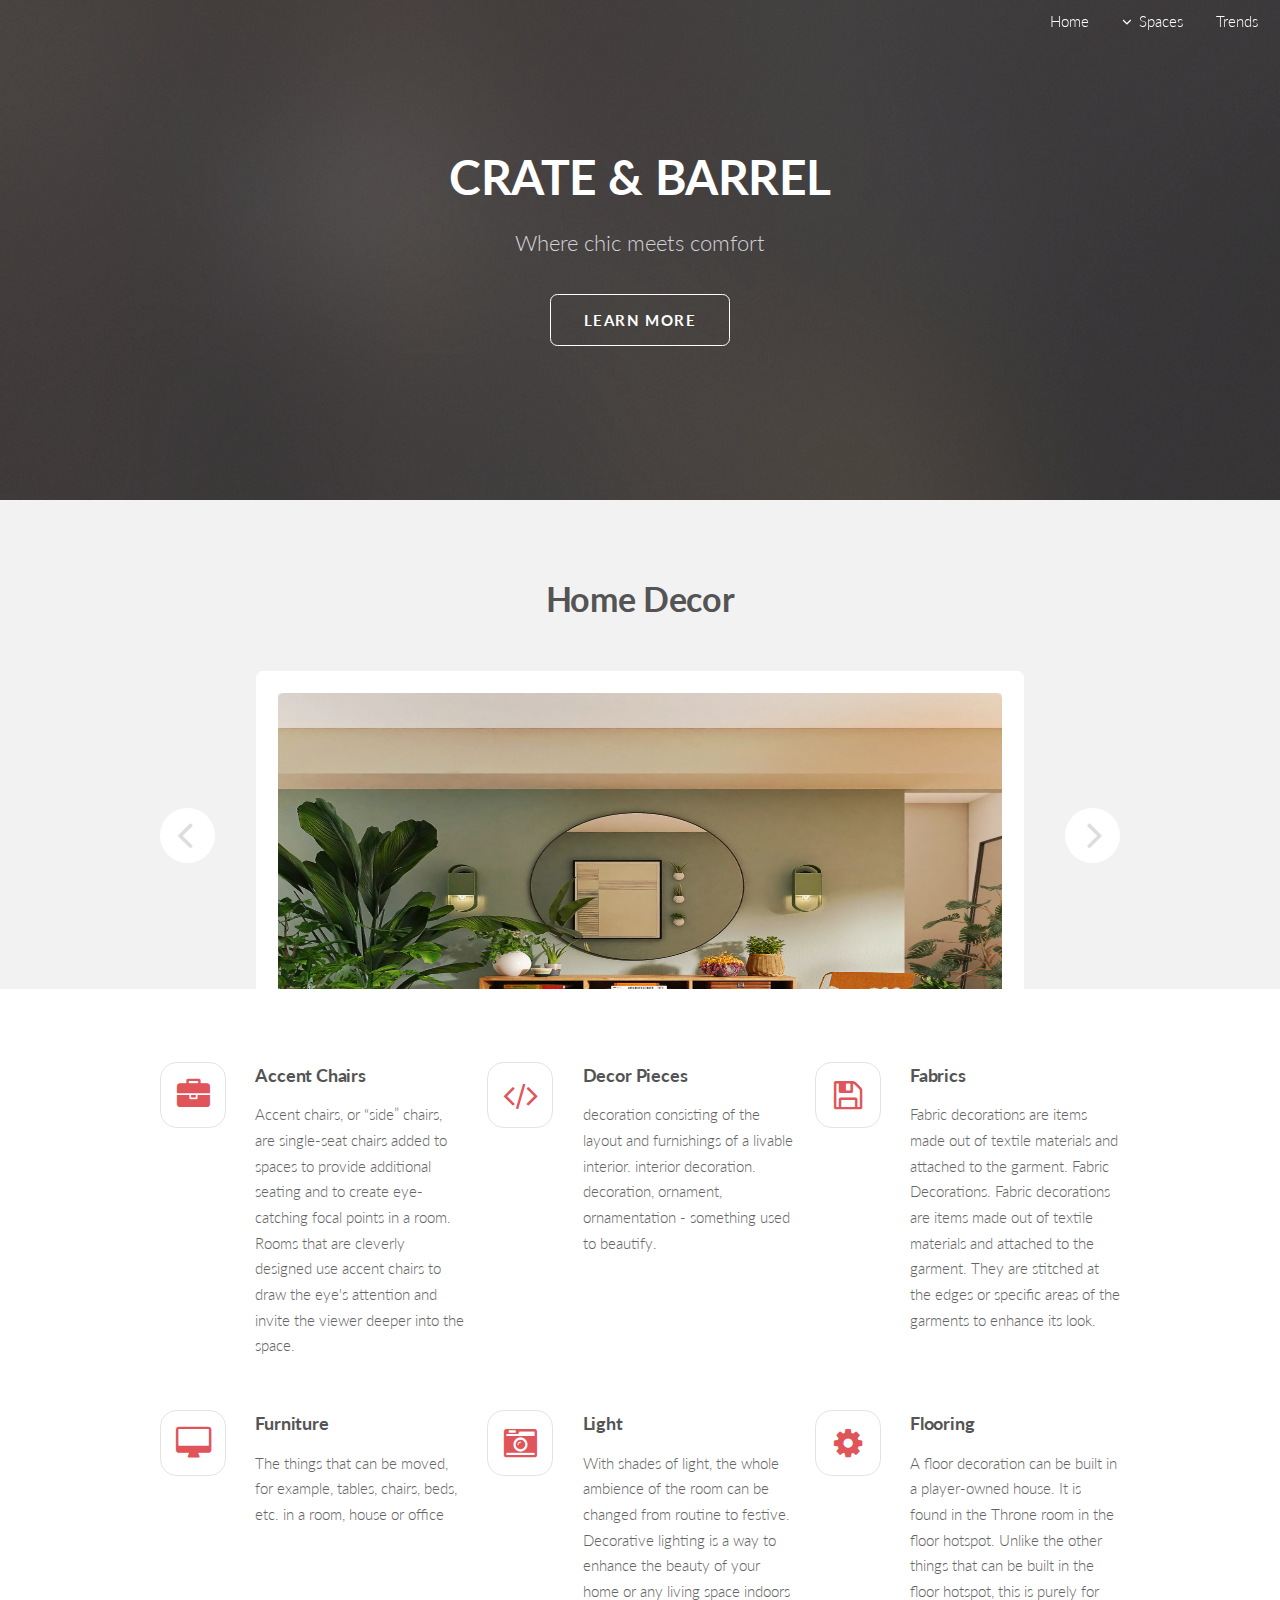
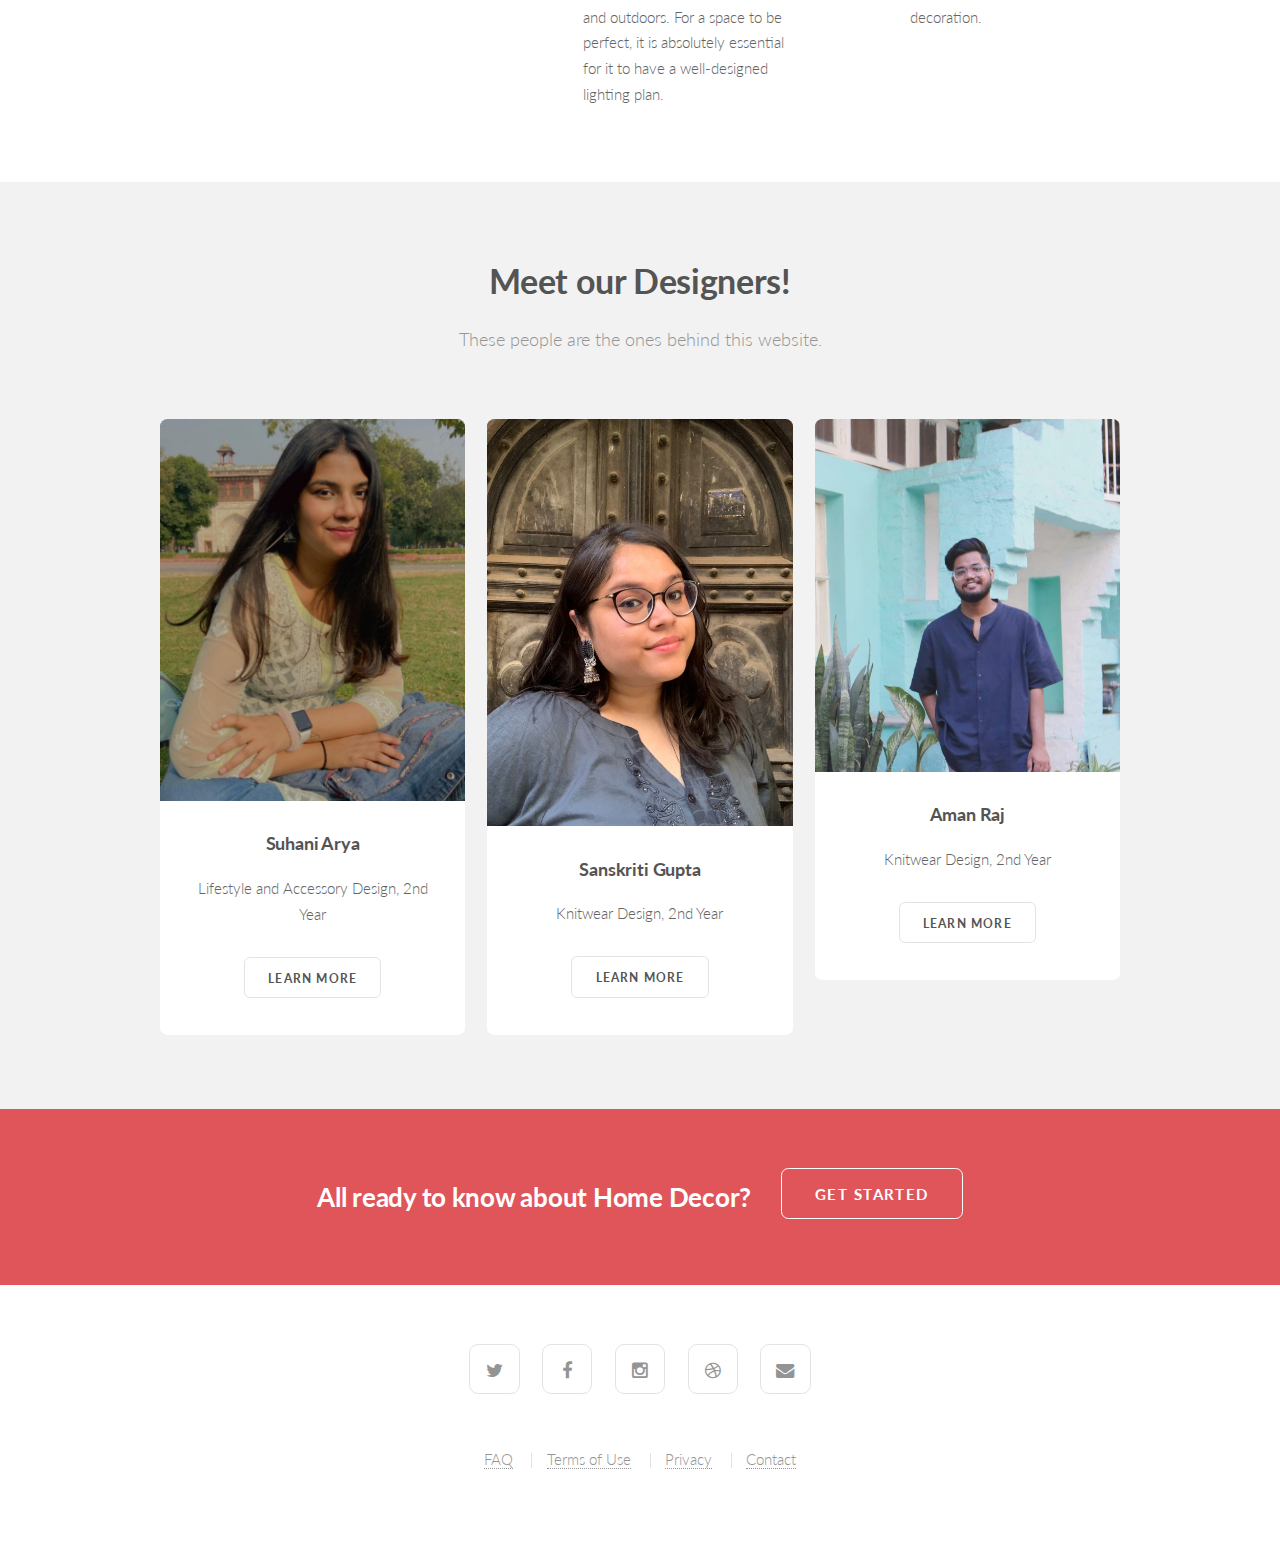
<file: index.html>
<!DOCTYPE HTML>

<html>
	<head>
		<title> CRATE AND BARREL </title>
		<meta http-equiv="content-type" content="text/html; charset=utf-8" />
		<meta name="description" content="" />
		<meta name="keywords" content="" />
		<!--[if lte IE 8]><script src="css/ie/html5shiv.js"></script><![endif]-->
		<script src="js/jquery.min.js"></script>
		<script src="js/jquery.dropotron.min.js"></script>
		<script src="js/jquery.scrollgress.min.js"></script>
		<script src="js/jquery.scrolly.min.js"></script>
		<script src="js/jquery.slidertron.min.js"></script>
		<script src="js/skel.min.js"></script>
		<script src="js/skel-layers.min.js"></script>
		<script src="js/init.js"></script>
		<noscript>
			<!-- USING LINK TAG TO CONNECT STYLESHEET TO WEBPAGE -->
			<link rel="stylesheet" href="css/skel.css" />
			<link rel="stylesheet" href="css/style.css" />
			<link rel="stylesheet" href="css/style-xlarge.css" />
		</noscript>
		<!--[if lte IE 9]><link rel="stylesheet" href="css/ie/v9.css" /><![endif]-->
		<!--[if lte IE 8]><link rel="stylesheet" href="css/ie/v8.css" /><![endif]-->
	</head>
	<body class="landing">

		<!-- Header -->
			<header id="header" class="alt skel-layers-fixed">

				<nav id="nav">
					<ul>
						<li><a href="index.html">Home</a></li>
						<li>
							<a href="" class="icon fa-angle-down">Spaces</a>
							<ul>
								<li><a href="living.html">Living</a></li>
								<li><a href="kitchen.html">Kitchen</a></li>
								<li><a href="bedroom.html">Bedroom</a></li>
								
							</ul>
						</li>
						<li><a href="elements.html">Trends</a></li>
					</ul>
				</nav>
			</header>

		<!-- Banner -->
			<section id="banner">
				<div class="inner">
					<h2>CRATE & BARREL</h2>
					<p>Where chic meets comfort</p>
					<ul class="actions">
						<li><a href="#one" class="button big scrolly">Learn More</a></li>
					</ul>
				</div>
			</section>

		<!-- One -->
			<section id="one" class="wrapper style1">
				<div class="container">
					<header class="major">
						<h2>Home Decor</h2>
						<p></p>
					</header>
					<div class="slider">
						<span class="nav-previous"></span>
						<div class="viewer">
							<div class="reel">
								<div class="slide">
									<img src="images/slide01.jpg" alt="" style="height: 500px"/>
								</div>
								<div class="slide">
									<img src="images/slide02.jpg" alt="" style="height: 500px"/>
								</div>
								<div class="slide">
									<img src="images/slide03.jpg" alt="" style="height: 500px" />
								</div>
							</div>
						</div>
						<span class="nav-next"></span>
					</div>
				</div>
			</section>
			
		<!-- Two -->
			<section id="two" class="wrapper style2">
				<div class="container">
					<div class="row uniform">
						<div class="4u 6u(2) 12u$(3)">
							<section class="feature fa-briefcase">
								<h3>Accent Chairs</h3>
								<p>Accent chairs, or “side” chairs, are single-seat chairs added to spaces to provide additional seating and to create eye-catching focal points in a room. Rooms that are cleverly designed use accent chairs to draw the eye's attention and invite the viewer deeper into the space.</p>
							</section>
						</div>
						<div class="4u 6u$(2) 12u$(3)">
							<section class="feature fa-code">
								<h3>Decor Pieces</h3>
								<p>decoration consisting of the layout and furnishings of a livable interior. interior decoration. decoration, ornament, ornamentation - something used to beautify.</p>
							</section>
						</div>
						<div class="4u$ 6u(2) 12u$(3)">
							<section class="feature fa-save">
								<h3>Fabrics</h3>
								<p>Fabric decorations are items made out of textile materials and attached to the garment. Fabric Decorations. Fabric decorations are items made out of textile materials and attached to the garment. They are stitched at the edges or specific areas of the garments to enhance its look.</p>
							</section>
						</div>
						<div class="4u 6u$(2) 12u$(3)">
							<section class="feature fa-desktop">
								<h3>Furniture</h3>
								<p>The things that can be moved, for example, tables, chairs, beds, etc. in a room, house or office</p>
							</section>
						</div>
						<div class="4u 6u(2) 12u$(3)">
							<section class="feature fa-camera-retro">
								<h3>Light</h3>
								<p>With shades of light, the whole ambience of the room can be changed from routine to festive.  Decorative lighting is a way to enhance the beauty of your home or any living space indoors and outdoors.  For a space to be perfect, it is absolutely essential for it to have a well-designed lighting plan.</p>
							</section>
						</div>
						<div class="4u$ 6u$(2) 12u$(3)">
							<section class="feature fa-cog">
								<h3>Flooring</h3>
								<p>A floor decoration can be built in a player-owned house. It is found in the Throne room in the floor hotspot. Unlike the other things that can be built in the floor hotspot, this is purely for decoration.</p>
							</section>
						</div>
					</div>
				</div>
			</section>
			
		<!-- Three -->
			<section id="three" class="wrapper style1">
				<div class="container">
					<header class="major">
						<h2>Meet our Designers!</h2>
						<p>These people are the ones behind this website.</p>
					</header>
					<div class="row">
						<div class="4u 6u(2) 12u$(3)">
							<article class="box post">
								<a href="#" class="image fit"><img src="images/pic1.jpg" alt="" /></a>
								<h3>Suhani Arya</h3>
								<p>Lifestyle and Accessory Design, 2nd Year</p>
								<ul class="actions">
									<li><a href="#" class="button">Learn More</a></li>
								</ul>
							</article>
						</div>
						<div class="4u 6u$(2) 12u$(3)">
							<article class="box post">
								<a href="#" class="image fit"><img src="images/pic2.jpg" alt="" /></a>
								<h3>Sanskriti Gupta</h3>
								<p>Knitwear Design, 2nd Year</p>
								<ul class="actions">
									<li><a href="#" class="button">Learn More</a></li>
								</ul>
							</article>
						</div>
						<div class="4u$ 6u(2) 12u$(3)">
							<article class="box post">
								<a href="#" class="image fit"><img src="images/pic3.jpg" alt="" /></a>
								<h3>Aman Raj</h3>
								<p>Knitwear Design, 2nd Year</p>
								<ul class="actions">
									<li><a href="#" class="button">Learn More</a></li>
								</ul>
							</article>
						</div>
					</div>
				</div>
			</section>
			
		<!-- CTA -->
		<!-- SECTION IS USED TO FURTHER DIVIDE A DIV -->
			<section id="cta" class="wrapper style3">
				<h2>All ready to know about Home Decor?
				</h2>
				<ul class="actions">
					<li><a href="#" class="button big">Get Started</a></li>
				</ul>
			</section>
			
		<!-- Footer -->
			<footer id="footer">
				<ul class="icons">
					<li><a href="#" class="icon fa-twitter"><span class="label">Twitter</span></a></li>
					<li><a href="#" class="icon fa-facebook"><span class="label">Facebook</span></a></li>
					<li><a href="#" class="icon fa-instagram"><span class="label">Instagram</span></a></li>
					<li><a href="#" class="icon fa-dribbble"><span class="label">Dribbble</span></a></li>
					<li><a href="#" class="icon fa-envelope"><span class="label">Envelope</span></a></li>
				</ul>
				<ul class="menu">
					<li><a href="#">FAQ</a></li>
					<li><a href="#">Terms of Use</a></li>
					<li><a href="#">Privacy</a></li>
					<li><a href="#">Contact</a></li>
				</ul>
			</footer>

	</body>
</html>
</file>
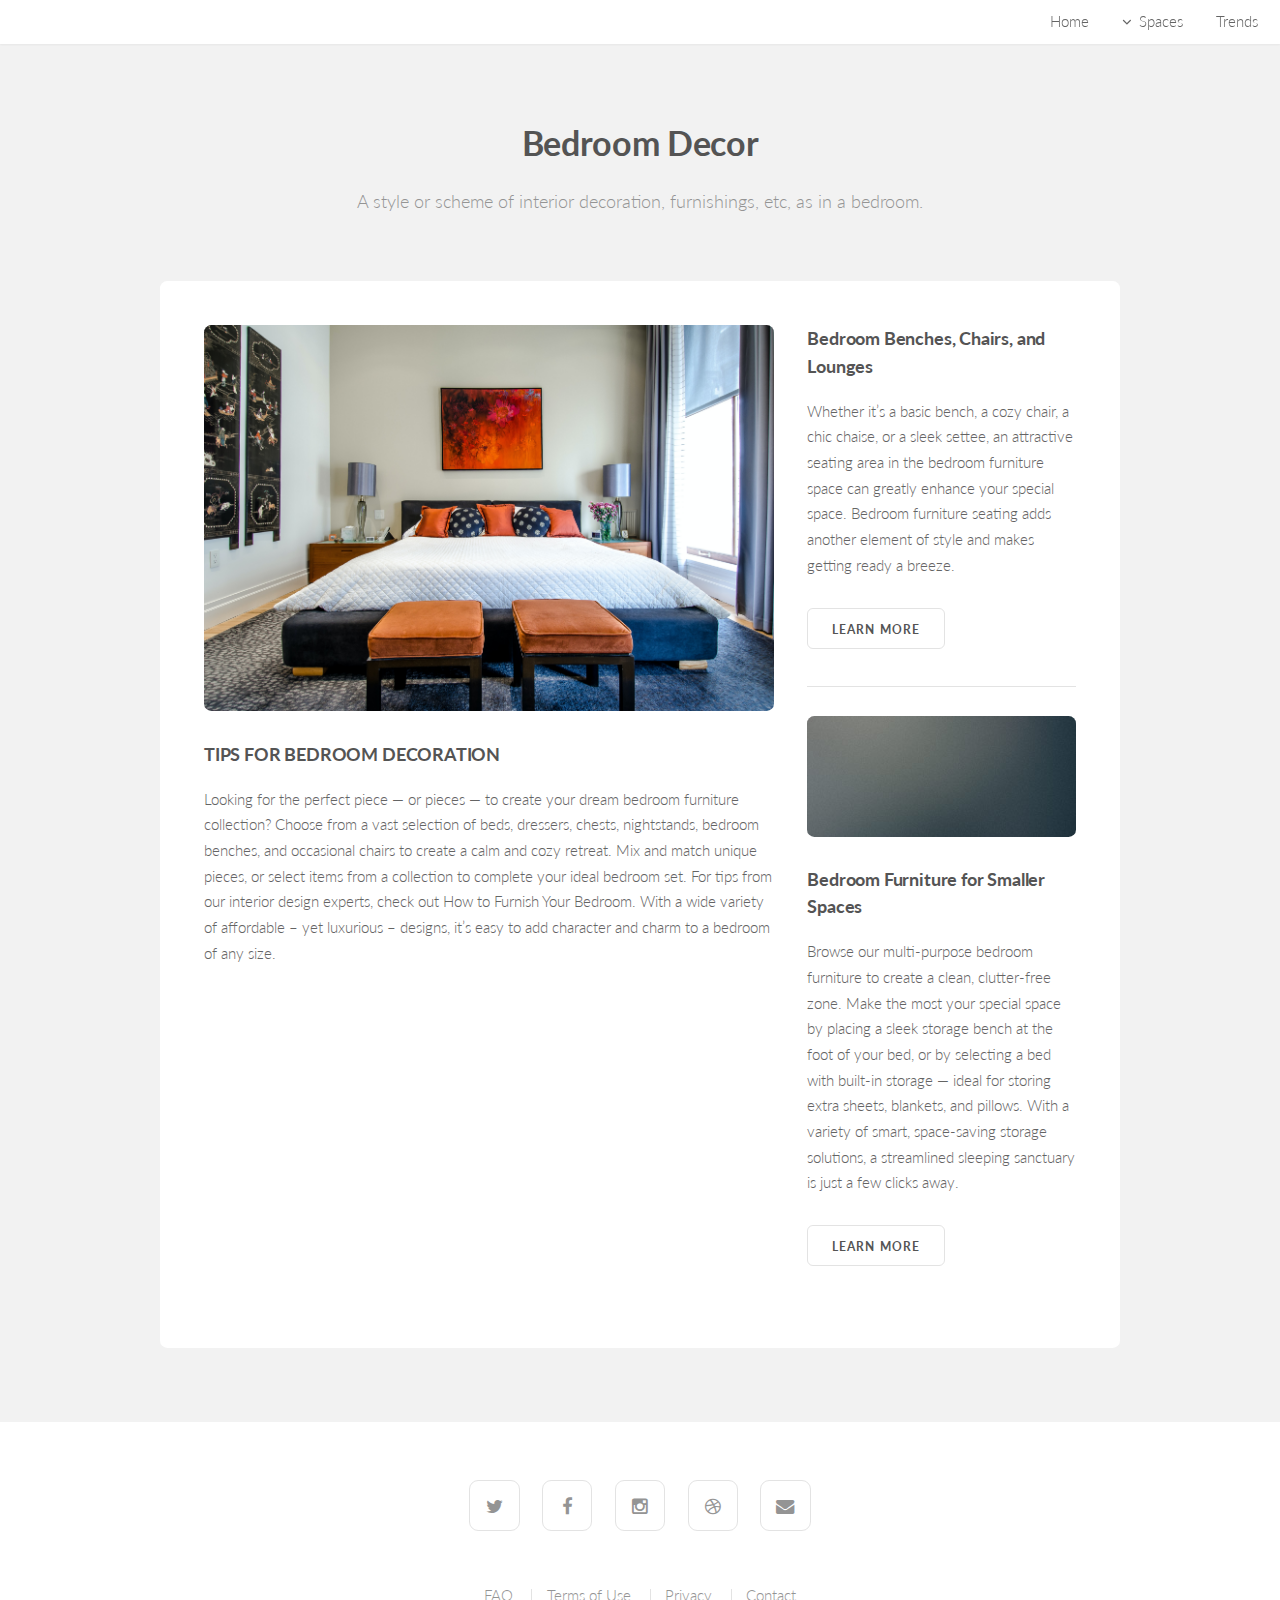
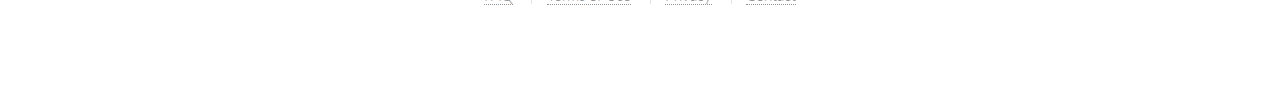
<file: bedroom.html>
<!DOCTYPE HTML>

<html>
	<head>
		<title> </title>
		<meta http-equiv="content-type" content="text/html; charset=utf-8" />
		<meta name="description" content="" />
		<meta name="keywords" content="" />
		<!--[if lte IE 8]><script src="css/ie/html5shiv.js"></script><![endif]-->
		<script src="js/jquery.min.js"></script>
		<script src="js/jquery.dropotron.min.js"></script>
		<script src="js/jquery.scrollgress.min.js"></script>
		<script src="js/jquery.scrolly.min.js"></script>
		<script src="js/jquery.slidertron.min.js"></script>
		<script src="js/skel.min.js"></script>
		<script src="js/skel-layers.min.js"></script>
		<script src="js/init.js"></script>
		<noscript>
			<link rel="stylesheet" href="css/skel.css" />
			<link rel="stylesheet" href="css/style.css" />
			<link rel="stylesheet" href="css/style-xlarge.css" />
		</noscript>
		<!--[if lte IE 9]><link rel="stylesheet" href="css/ie/v9.css" /><![endif]-->
		<!--[if lte IE 8]><link rel="stylesheet" href="css/ie/v8.css" /><![endif]-->
	</head>
	<body>

		<!-- Header -->
			<header id="header" class="skel-layers-fixed">
				<nav id="nav">
					<ul>
						<li><a href="index.html">Home</a></li>
						<li>
							<a href="" class="icon fa-angle-down">Spaces</a>
							<ul>
								<li><a href="living.html">Living</a></li>
								<li><a href="kitchen.html">Kitchen</a></li>
								<li><a href="bedroom.html">Bedroom</a></li>
								
								
							</ul>
						</li>
						<li><a href="elements.html">Trends</a></li>
					</ul>
				</nav>
			</header>

		<!-- Main -->
			<section id="main" class="wrapper style1">
				<header class="major">
					<h2>Bedroom Decor</h2>
					<p>A style or scheme of interior decoration, furnishings, etc, as in a bedroom.</p>
				</header>
				<div class="container">
					<div class="row 150%">
						<div class="8u 12u$(2)">
						
							<!-- Content -->
								<section id="content">
									<a href="#" class="image fit"><img src="images/bedroom1.jpg" alt="" /></a>
									<h3>TIPS FOR BEDROOM DECORATION</h3>
									<p>Looking for the perfect piece — or pieces — to create your dream bedroom furniture collection? Choose from a vast selection of beds, dressers, chests, nightstands, bedroom benches, and occasional chairs to create a calm and cozy retreat. Mix and match unique pieces, or select items from a collection to complete your ideal bedroom set. For tips from our interior design experts, check out How to Furnish Your Bedroom. With a wide variety of affordable – yet luxurious – designs, it’s easy to add character and charm to a bedroom of any size.</p>
									
								</section>
								
						</div>
						<div class="4u 12u$(2)">
						
							<!-- Sidebar -->
								<section id="sidebar">
									<section>
										<h3>Bedroom Benches, Chairs, and Lounges</h3>
										<p>Whether it’s a basic bench, a cozy chair, a chic chaise, or a sleek settee, an attractive seating area in the bedroom furniture space can greatly enhance your special space. Bedroom furniture seating adds another element of style and makes getting ready a breeze.</p>
										<footer>
											<ul class="actions">
												<li><a href="https://www.designcafe.com/blog/bedroom-interiors/" class="button small alt">Learn More</a></li>
											</ul>
										</footer>
									</section>
									<hr />
									<section>
										<a href="#" class="image fit"><img src="images/pic03.jpg" alt="" /></a>
										<h3>Bedroom Furniture for Smaller Spaces</h3>
										<p>Browse our multi-purpose bedroom furniture to create a clean, clutter-free zone. Make the most your special space by placing a sleek storage bench at the foot of your bed, or by selecting a bed with built-in storage — ideal for storing extra sheets, blankets, and pillows. With a variety of smart, space-saving storage solutions, a streamlined sleeping sanctuary is just a few clicks away.</p>
										<footer>
											<ul class="actions">
												<li><a href="#" class="button small alt">Learn More</a></li>
											</ul>
										</footer>
									</section>
								</section>

						</div>
					</div>
				</div>
			</section>
			
		<!-- Footer -->
			<footer id="footer">
				<ul class="icons">
					<li><a href="#" class="icon fa-twitter"><span class="label">Twitter</span></a></li>
					<li><a href="#" class="icon fa-facebook"><span class="label">Facebook</span></a></li>
					<li><a href="#" class="icon fa-instagram"><span class="label">Instagram</span></a></li>
					<li><a href="#" class="icon fa-dribbble"><span class="label">Dribbble</span></a></li>
					<li><a href="#" class="icon fa-envelope"><span class="label">Envelope</span></a></li>
				</ul>
				<ul class="menu">
					<li><a href="#">FAQ</a></li>
					<li><a href="#">Terms of Use</a></li>
					<li><a href="#">Privacy</a></li>
					<li><a href="#">Contact</a></li>
				</ul>
				
			</footer>

	</body>
</html>
</file>
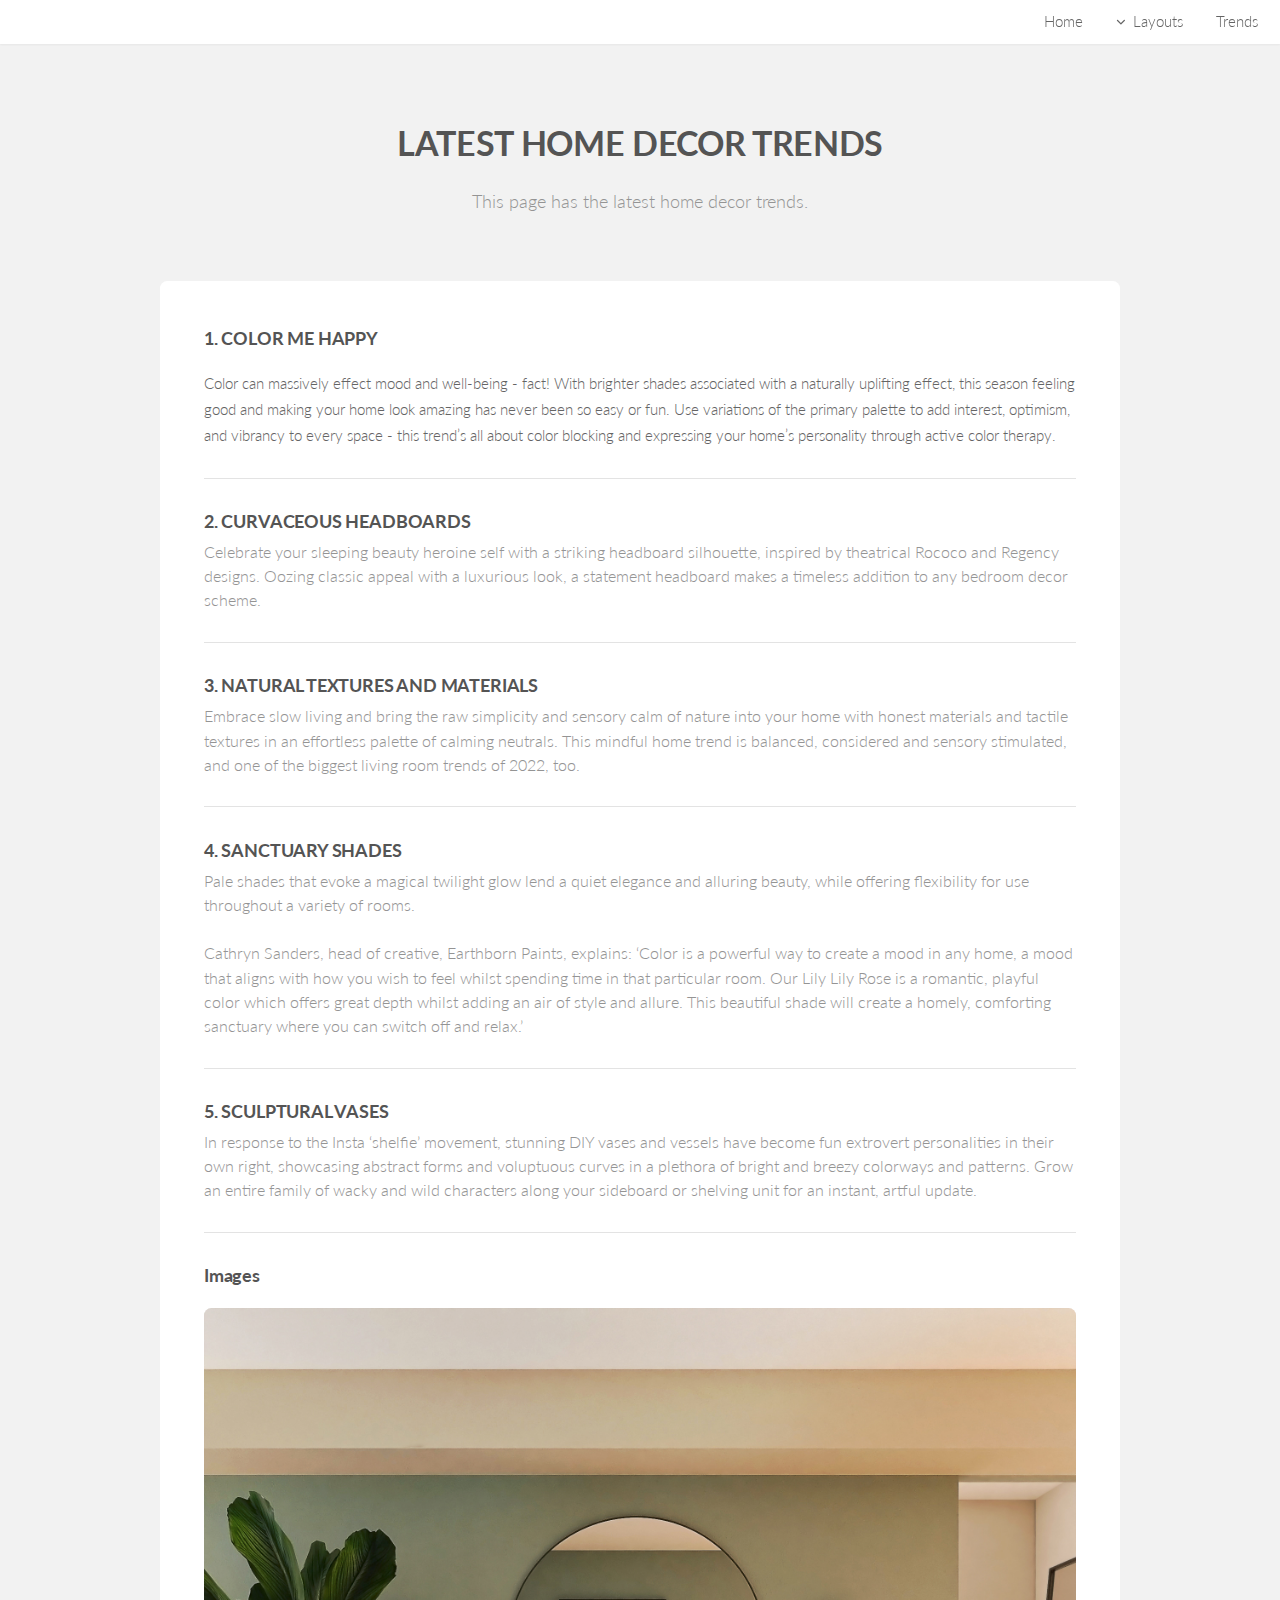
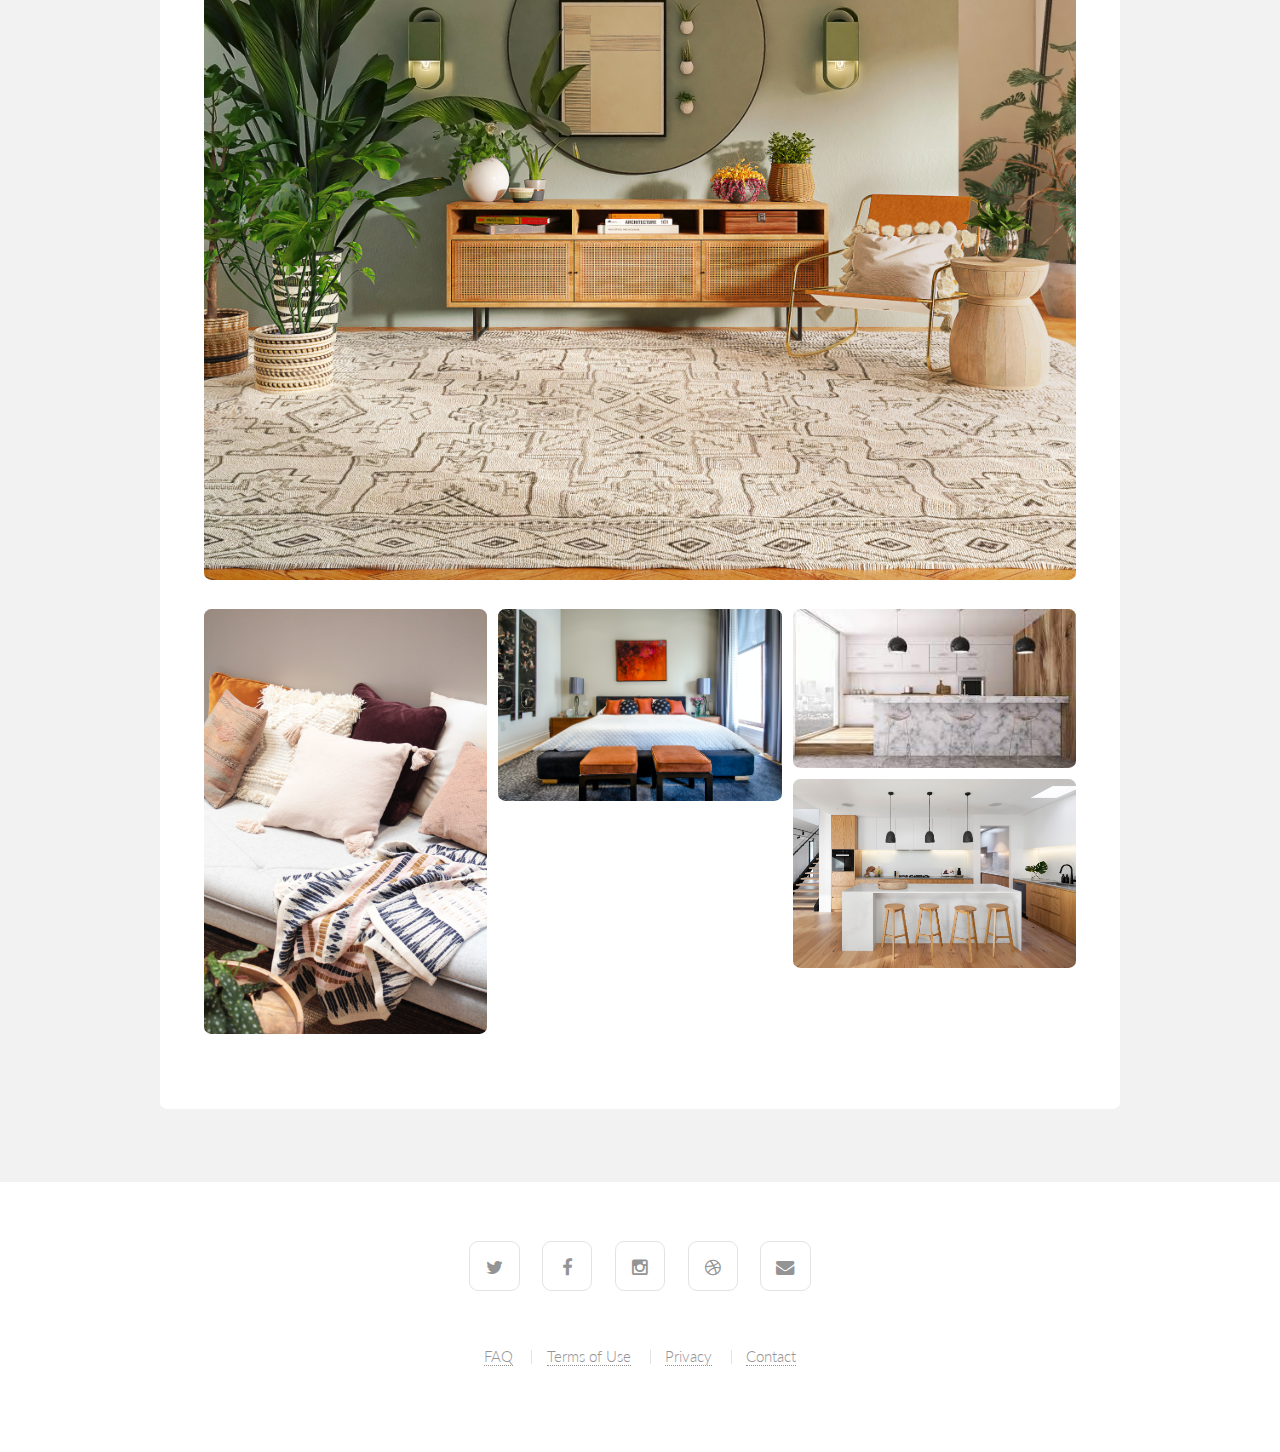
<file: elements.html>
<!DOCTYPE HTML>

<html>
	<head>
		<title> </title>
		<meta http-equiv="content-type" content="text/html; charset=utf-8" />
		<meta name="description" content="" />
		<meta name="keywords" content="" />
		<!--[if lte IE 8]><script src="css/ie/html5shiv.js"></script><![endif]-->
		<script src="js/jquery.min.js"></script>
		<script src="js/jquery.dropotron.min.js"></script>
		<script src="js/jquery.scrollgress.min.js"></script>
		<script src="js/jquery.scrolly.min.js"></script>
		<script src="js/jquery.slidertron.min.js"></script>
		<script src="js/skel.min.js"></script>
		<script src="js/skel-layers.min.js"></script>
		<script src="js/init.js"></script>
		<noscript>
			<link rel="stylesheet" href="css/skel.css" />
			<link rel="stylesheet" href="css/style.css" />
			<link rel="stylesheet" href="css/style-xlarge.css" />
		</noscript>
		<!--[if lte IE 9]><link rel="stylesheet" href="css/ie/v9.css" /><![endif]-->
		<!--[if lte IE 8]><link rel="stylesheet" href="css/ie/v8.css" /><![endif]-->
	</head>
	<body>

		<!-- Header -->
			<header id="header" class="skel-layers-fixed">
				<nav id="nav">
					<ul>
						<li><a href="index.html">Home</a></li>
						<li>
							<a href="" class="icon fa-angle-down">Layouts</a>
							<ul>
								<li><a href="left-sidebar.html">Living</a></li>
								<li><a href="right-sidebar.html">Kitchen</a></li>
								<li><a href="no-sidebar.html">Bedroom</a></li>
								
							</ul>
						</li>
						<li><a href="elements.html">Trends</a></li>
					</ul>
				</nav>
			</header>

		<!-- Main -->
			<section id="main" class="wrapper style1">
				<header class="major">
					<h2>LATEST HOME DECOR TRENDS</h2>
					<p>This page has the latest home decor trends.</p>
				</header>
				<div class="container">
						
					<!-- Content -->
						<section id="content">

							<!-- Text -->
								<section>
									<h3>1. COLOR ME HAPPY</h3>
									<p>Color can massively effect mood and well-being - fact! With brighter shades associated with a naturally uplifting effect, this season feeling good and making your home look amazing has never been so easy or fun. Use variations of the primary palette to add interest, optimism, and vibrancy to every space - this trend’s all about color blocking and expressing your home’s personality through active color therapy.</p>

									<hr />
									
									<header>
										<h3>2. CURVACEOUS HEADBOARDS</h3>
										<p>Celebrate your sleeping beauty heroine self with a striking headboard silhouette, inspired by theatrical Rococo and Regency designs. Oozing classic appeal with a luxurious look, a statement headboard makes a timeless addition to any bedroom decor scheme. 

										</p>
									</header>
									<hr />
									<header>
										<h3>3. NATURAL TEXTURES AND MATERIALS</h3>
										<p>Embrace slow living and bring the raw simplicity and sensory calm of nature into your home with honest materials and tactile textures in an effortless palette of calming neutrals. This mindful home trend is balanced, considered and sensory stimulated, and one of the biggest living room trends of 2022, too.

										</p>
									</header>
									<hr />
									<header>
										<h3>4. SANCTUARY SHADES</h3>
										<p>Pale shades that evoke a magical twilight glow lend a quiet elegance and alluring beauty, while offering flexibility for use throughout a variety of rooms. <br><br>

											Cathryn Sanders, head of creative, Earthborn Paints, explains: ‘Color is a powerful way to create a mood in any home, a mood that aligns with how you wish to feel whilst spending time in that particular room. Our Lily Lily Rose is a romantic, playful color which offers great depth whilst adding an air of style and allure. This beautiful shade will create a homely, comforting sanctuary where you can switch off and relax.’ 

										</p>
									</header>
									<hr />
									<header>
										<h3>5. SCULPTURAL VASES</h3>
										<p>In response to the Insta ‘shelfie’ movement, stunning DIY vases and vessels have become fun extrovert personalities in their own right, showcasing abstract forms and voluptuous curves in a plethora of bright and breezy colorways and patterns. Grow an entire family of wacky and wild characters along your sideboard or shelving unit for an instant, artful update. 

										</p>
									</header>
									<hr />
									

							
							<!-- Image -->
								<section>
									<h3>Images</h3>
									
									<span class="image fit"><img src="images/slide01.jpg" alt="" /></span>
									<div class="box alt">
										<div class="row 50% uniform">
											<div class="4u 6u(3)"><span class="image fit"><img src="images/decor1.jpg" alt="" /></span></div>
											<div class="4u 6u(3)"><span class="image fit"><img src="images/bedroom1.jpg" alt="" /></span></div>
											<div class="4u 6u(3)"><span class="image fit"><img src="images/kitchen.jpg" alt="" /></span></div>
											<div class="4u 6u(3)"><span class="image fit"><img src="images/kitchen3.jpg" alt="" /></span></div>
										
										</div>
									</div>

							
								</section>

						</section>

				</div>
			</section>
			
		<!-- Footer -->
			<footer id="footer">
				<ul class="icons">
					<li><a href="#" class="icon fa-twitter"><span class="label">Twitter</span></a></li>
					<li><a href="#" class="icon fa-facebook"><span class="label">Facebook</span></a></li>
					<li><a href="#" class="icon fa-instagram"><span class="label">Instagram</span></a></li>
					<li><a href="#" class="icon fa-dribbble"><span class="label">Dribbble</span></a></li>
					<li><a href="#" class="icon fa-envelope"><span class="label">Envelope</span></a></li>
				</ul>
				<ul class="menu">
					<li><a href="#">FAQ</a></li>
					<li><a href="#">Terms of Use</a></li>
					<li><a href="#">Privacy</a></li>
					<li><a href="#">Contact</a></li>
				</ul>
			</footer>

	</body>
</html>
</file>
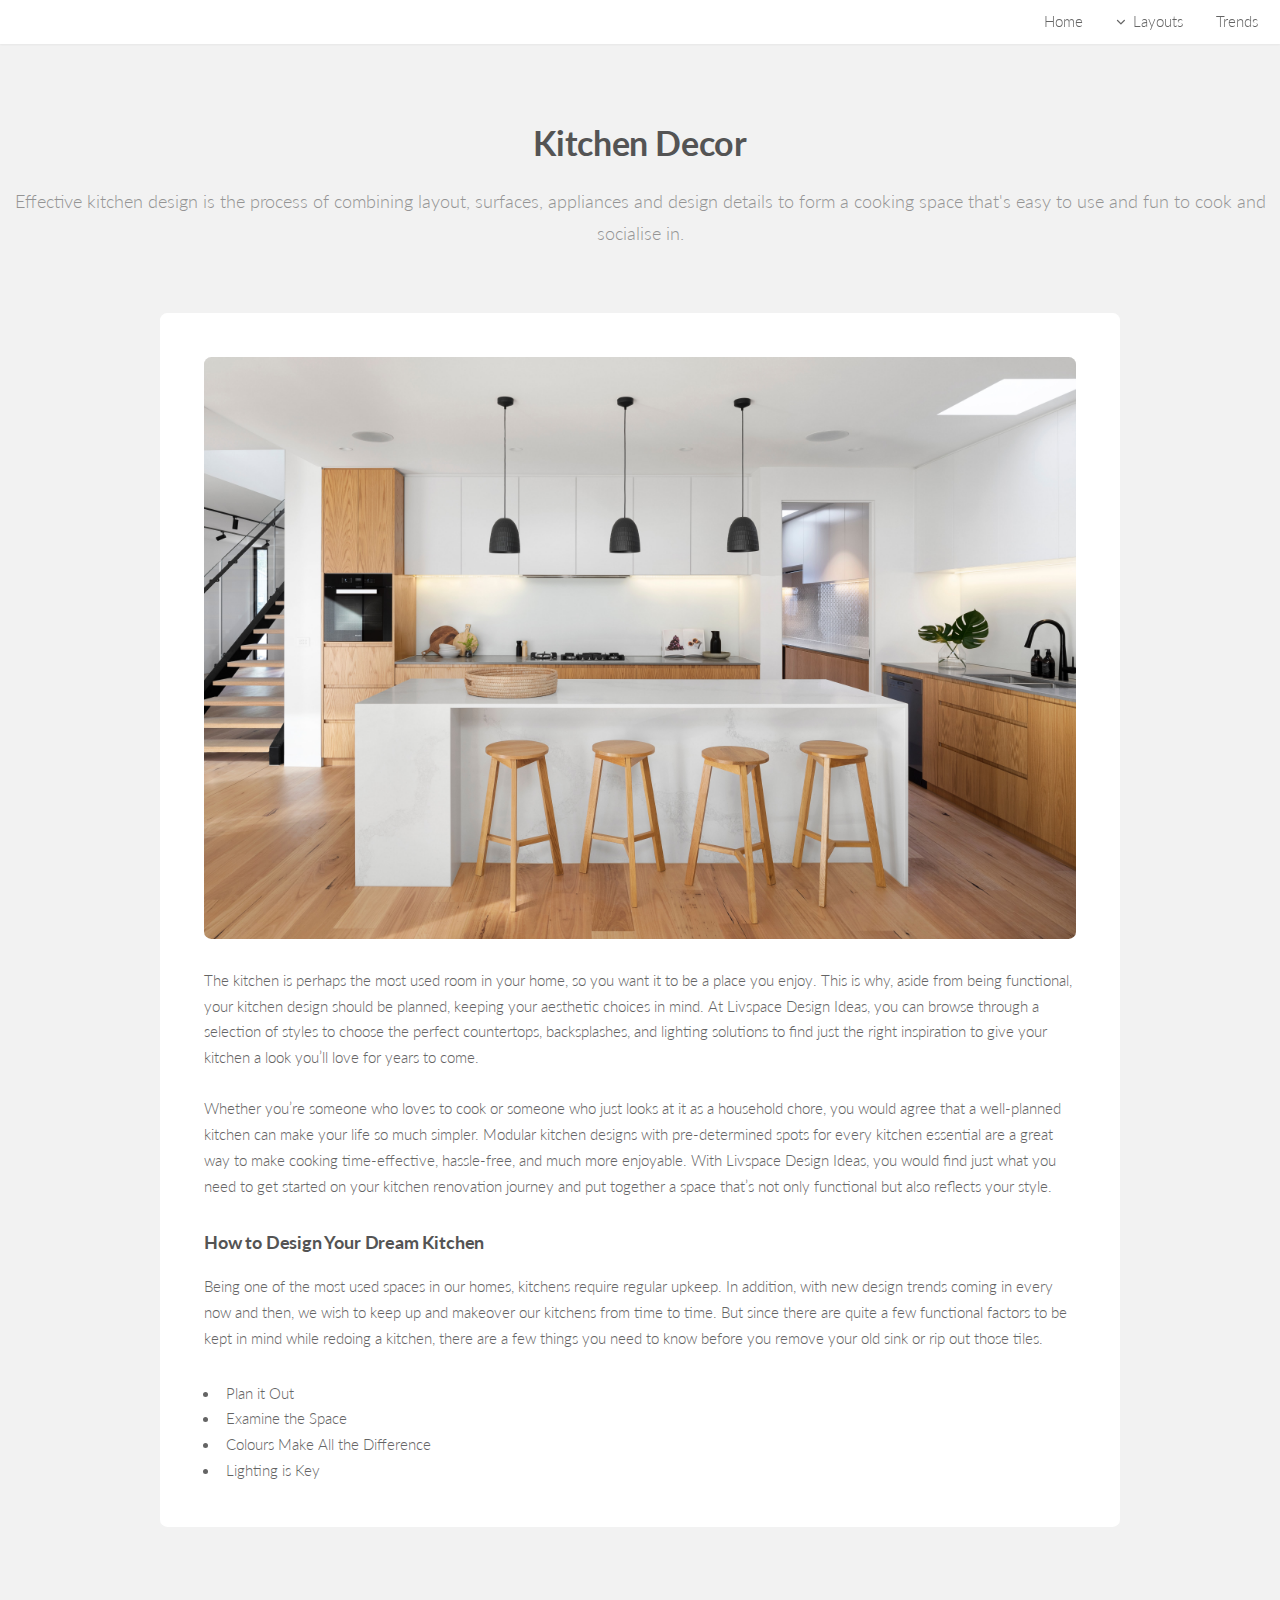
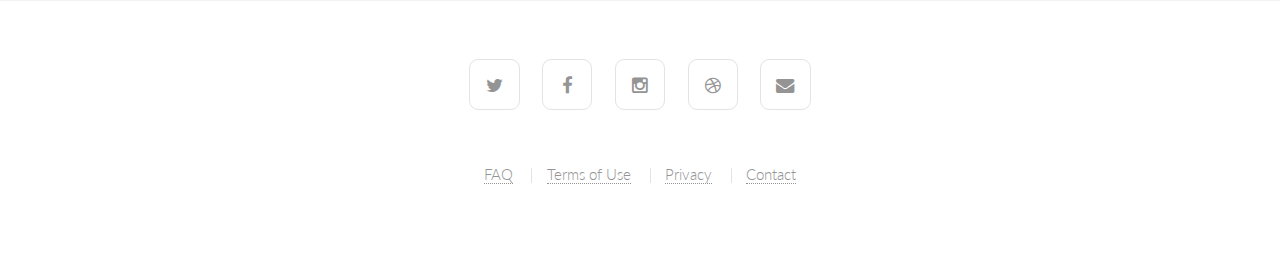
<file: kitchen.html>
<!DOCTYPE HTML>

<html>
	<head>
		<title> </title>
		<meta http-equiv="content-type" content="text/html; charset=utf-8" />
		<meta name="description" content="" />
		<meta name="keywords" content="" />
		<!--[if lte IE 8]><script src="css/ie/html5shiv.js"></script><![endif]-->
		<script src="js/jquery.min.js"></script>
		<script src="js/jquery.dropotron.min.js"></script>
		<script src="js/jquery.scrollgress.min.js"></script>
		<script src="js/jquery.scrolly.min.js"></script>
		<script src="js/jquery.slidertron.min.js"></script>
		<script src="js/skel.min.js"></script>
		<script src="js/skel-layers.min.js"></script>
		<script src="js/init.js"></script>
		<noscript>
			<link rel="stylesheet" href="css/skel.css" />
			<link rel="stylesheet" href="css/style.css" />
			<link rel="stylesheet" href="css/style-xlarge.css" />
		</noscript>
		<!--[if lte IE 9]><link rel="stylesheet" href="css/ie/v9.css" /><![endif]-->
		<!--[if lte IE 8]><link rel="stylesheet" href="css/ie/v8.css" /><![endif]-->
	</head>
	<body>

		<!-- Header -->
			<header id="header" class="skel-layers-fixed">
				<nav id="nav">
					<ul>
						<li><a href="index.html">Home</a></li>
						<li>
							<a href="" class="icon fa-angle-down">Layouts</a>
							<ul>
								<li><a href="living.html">Living</a></li>
								<li><a href="kitchen.html">Kitchen</a></li>
								<li><a href="bedroom.html">Bedroom</a></li>
								
							</ul>
						</li>
						<li><a href="elements.html">Trends</a></li>
					</ul>
				</nav>
			</header>

		<!-- Main -->
			<section id="main" class="wrapper style1">
				<header class="major">
					<h2>Kitchen Decor</h2>
					<p>Effective kitchen design is the process of combining layout, surfaces, appliances and design details to form a cooking space that's easy to use and fun to cook and socialise in.</p>
				</header>
				<div class="container">
						
					<!-- Content -->
						<section id="content">
							<a href="#" class="image fit"><img src="images/kitchen3.jpg" alt="" /></a>
							<p>The kitchen is perhaps the most used room in your home, so you want it to be a place you enjoy. This is why, aside from being functional, your kitchen design should be planned, keeping your aesthetic choices in mind. At Livspace Design Ideas, you can browse through a selection of styles to choose the perfect countertops, backsplashes, and lighting solutions to find just the right inspiration to give your kitchen a look you’ll love for years to come.<br><br>

								Whether you’re someone who loves to cook or someone who just looks at it as a household chore, you would agree that a well-planned kitchen can make your life so much simpler. Modular kitchen designs with pre-determined spots for every kitchen essential are a great way to make cooking time-effective, hassle-free, and much more enjoyable. With Livspace Design Ideas, you would find just what you need to get started on your kitchen renovation journey and put together a space that’s not only functional but also reflects your style. </p>
							<h3>How to Design Your Dream Kitchen</h3>
							<p>Being one of the most used spaces in our homes, kitchens require regular upkeep. In addition, with new design trends coming in every now and then, we wish to keep up and makeover our kitchens from time to time. But since there are quite a few functional factors to be kept in mind while redoing a kitchen, there are a few things you need to know before you remove your old sink or rip out those tiles.

							</p>
							<ul>
								<li>Plan it Out </li>
								<li>Examine the Space</li>
								<li>Colours Make All the Difference</li>
								<li>Lighting is Key</li>
							</ul>
						</section>
								
				</div>
			</section>
			
		<!-- Footer -->
			<footer id="footer">
				<ul class="icons">
					<li><a href="#" class="icon fa-twitter"><span class="label">Twitter</span></a></li>
					<li><a href="#" class="icon fa-facebook"><span class="label">Facebook</span></a></li>
					<li><a href="#" class="icon fa-instagram"><span class="label">Instagram</span></a></li>
					<li><a href="#" class="icon fa-dribbble"><span class="label">Dribbble</span></a></li>
					<li><a href="#" class="icon fa-envelope"><span class="label">Envelope</span></a></li>
				</ul>
				<ul class="menu">
					<li><a href="#">FAQ</a></li>
					<li><a href="#">Terms of Use</a></li>
					<li><a href="#">Privacy</a></li>
					<li><a href="#">Contact</a></li>
				</ul>
				
			</footer>

	</body>
</html>
</file>
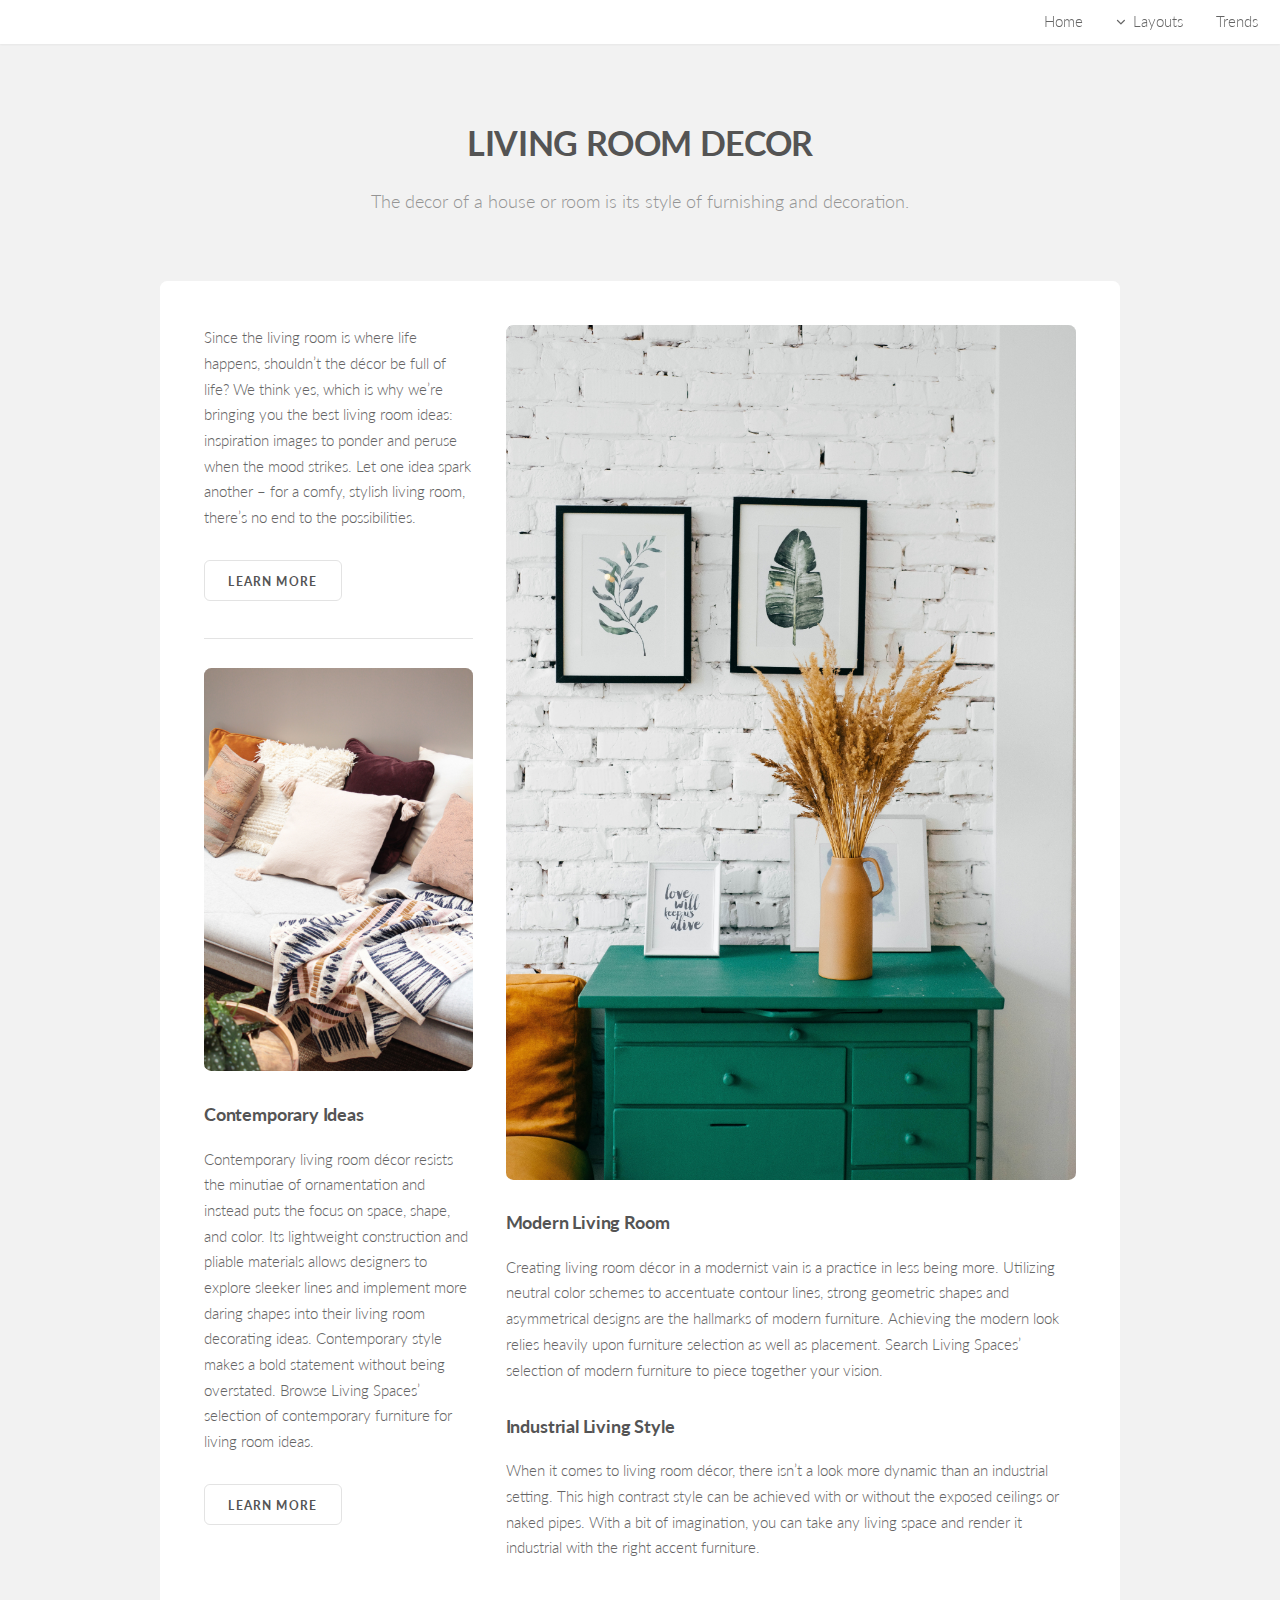
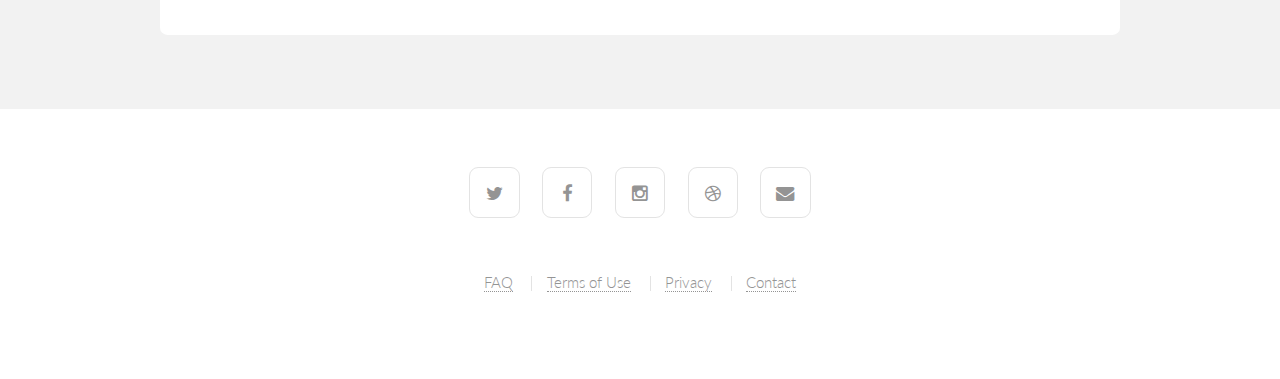
<file: living.html>
<!DOCTYPE HTML>

<html>
	<head>
		<title> </title>
		
		<!--[if lte IE 8]><script src="css/ie/html5shiv.js"></script><![endif]-->
		<script src="js/jquery.min.js"></script>
		<script src="js/jquery.dropotron.min.js"></script>
		<script src="js/jquery.scrollgress.min.js"></script>
		<script src="js/jquery.scrolly.min.js"></script>
		<script src="js/jquery.slidertron.min.js"></script>
		<script src="js/skel.min.js"></script>
		<script src="js/skel-layers.min.js"></script>
		<script src="js/init.js"></script>
		<noscript>
			<link rel="stylesheet" href="css/skel.css" />
			<link rel="stylesheet" href="css/style.css" />
			<link rel="stylesheet" href="css/style-xlarge.css" />
		</noscript>
		<!--[if lte IE 9]><link rel="stylesheet" href="css/ie/v9.css" /><![endif]-->
		<!--[if lte IE 8]><link rel="stylesheet" href="css/ie/v8.css" /><![endif]-->
	</head>
	<body>

		<!-- Header -->
			<header id="header" class="skel-layers-fixed">

				<nav id="nav">
					<ul>
						<li><a href="index.html">Home</a></li>
						<li>
							<a href="" class="icon fa-angle-down">Layouts</a>
							<ul>
								<li><a href="living.html">Living Room</a></li>
								<li><a href="kitchen.html">Kitchen</a></li>
								<li><a href="bedroom.html">Bedroom</a></li>
							</ul>
						</li>
						<li><a href="elements.html">Trends</a></li>
					</ul>
				</nav>
			</header>

		<!-- Main -->
			<section id="main" class="wrapper style1">
				<header class="major">
					<h2>LIVING ROOM DECOR</h2>
					<p>The decor of a house or room is its style of furnishing and decoration.</p>
				</header>
				<div class="container">
					<div class="row 150%">
						<div class="4u 12u$(2)">
						
							<!-- Sidebar -->
								<section id="sidebar">
									<section>
										
										<p>Since the living room is where life happens, shouldn’t the décor be full of life? We think yes, which is why we’re bringing you the best living room ideas: inspiration images to ponder and peruse when the mood strikes. Let one idea spark another – for a comfy, stylish living room, there’s no end to the possibilities.</p>
										<footer>
											<ul class="actions">
												<li><a href="https://www.ddecor.com/" class="button small alt">Learn More</a></li>
											</ul>
										</footer>
									</section>
									<hr />
									<section>
										<a href="#" class="image fit"><img src="images/decor1.jpg" alt="" /></a>
										<h3>Contemporary Ideas</h3>
										<p>Contemporary living room décor resists the minutiae of ornamentation and instead puts the focus on space, shape, and color. Its lightweight construction and pliable materials allows designers to explore sleeker lines and implement more daring shapes into their living room decorating ideas. Contemporary style makes a bold statement without being overstated. Browse Living Spaces’ selection of contemporary furniture for living room ideas.</p>
										<footer>
											<ul class="actions">
												<li><a href="#" class="button small alt">Learn More</a></li>
											</ul>
										</footer>
									</section>
								</section>

						</div>
						<div class="8u 12u$(2) important(2)">
						
							<!-- Content -->
								<section id="content">
									<a href="#" class="image fit"><img src="images/slide02.jpg" alt="" /></a>
									<h3>Modern Living Room</h3>
									<p>Creating living room décor in a modernist vain is a practice in less being more. Utilizing neutral color schemes to accentuate contour lines, strong geometric shapes and asymmetrical designs are the hallmarks of modern furniture. Achieving the modern look relies heavily upon furniture selection as well as placement. Search Living Spaces’ selection of modern furniture to piece together your vision.</p>

									<h3>Industrial Living Style</h3>
									<p>When it comes to living room décor, there isn’t a look more dynamic than an industrial setting. This high contrast style can be achieved with or without the exposed ceilings or naked pipes. With a bit of imagination, you can take any living space and render it industrial with the right accent furniture.</p>
									
								</section>
								
						</div>
					</div>
				</div>
			</section>
			
		<!-- Footer -->
			<footer id="footer">
				<ul class="icons">
					<li><a href="#" class="icon fa-twitter"><span class="label">Twitter</span></a></li>
					<li><a href="#" class="icon fa-facebook"><span class="label">Facebook</span></a></li>
					<li><a href="#" class="icon fa-instagram"><span class="label">Instagram</span></a></li>
					<li><a href="#" class="icon fa-dribbble"><span class="label">Dribbble</span></a></li>
					<li><a href="#" class="icon fa-envelope"><span class="label">Envelope</span></a></li>
				</ul>
				<ul class="menu">
					<li><a href="#">FAQ</a></li>
					<li><a href="#">Terms of Use</a></li>
					<li><a href="#">Privacy</a></li>
					<li><a href="#">Contact</a></li>
				</ul>
				
			</footer>

	</body>
</html>
</file>
<file: css/skel.css>
/* Box Model */

	*, *:before, *:after {
		-moz-box-sizing: border-box;
		-webkit-box-sizing: border-box;
		box-sizing: border-box;
	}

/* Container */

	body {
		/* min-width: (containers) */
		min-width: 1200px;
	}

	.container {
		margin-left: auto;
		margin-right: auto;
		
		/* width: (containers) */
		width: 1200px;
	}

	/* Modifiers */

		/* 125% */
			.container.\31 25\25 {
				width: 100%;
				
				/* max-width: (containers * 1.25) */
				max-width: 1500px;

				/* min-width: (containers) */
				min-width: 1200px;
			}

		/* 75% */
			.container.\37 5\25 {
				
				/* width: (containers * 0.75) */
				width: 900px;

			}

		/* 50% */
			.container.\35 0\25 {
				
				/* width: (containers * 0.50) */
				width: 600px;

			}

		/* 25% */
			.container.\32 5\25 {
				
				/* width: (containers * 0.25) */
				width: 300px;

			}

/* Grid */

	.row {
		border-bottom: solid 1px transparent;
	}
	
	.row > * {
		float: left;
	}
	
	.row:after, .row:before {
		content: '';
		display: block;
		clear: both;
		height: 0;
	}
	
	.row.uniform > * > :first-child {
		margin-top: 0;
	}
	
	.row.uniform > * > :last-child {
		margin-bottom: 0;
	}

	/* Gutters */

		/* Normal */
		
			.row > * {
				/* padding: (gutters.horizontal) 0 0 (gutters.vertical) */
				padding: 0 0 0 2em;
			}

			.row {
				/* margin: -(gutters.horizontal) 0 0 -(gutters.vertical) */
				margin: 0 0 0 -2em;
			}
			
			.row.uniform > * {
				/* padding: (gutters.vertical) 0 0 (gutters.vertical) */
				padding: 2em 0 0 2em;
			}

			.row.uniform {
				/* margin: -(gutters.vertical) 0 0 -(gutters.vertical) */
				margin: -2em 0 0 -2em;
			}
			
		/* 200% */
		
			.row.\32 00\25 > * {
				/* padding: (gutters.horizontal) 0 0 (gutters.vertical) */
				padding: 0 0 0 4em;
			}

			.row.\32 00\25 {
				/* margin: -(gutters.horizontal) 0 0 -(gutters.vertical) */
				margin: 0 0 0 -4em;
			}

			.row.uniform.\32 00\25 > * {
				/* padding: (gutters.vertical) 0 0 (gutters.vertical) */
				padding: 4em 0 0 4em;
			}

			.row.uniform.\32 00\25 {
				/* margin: -(gutters.vertical) 0 0 -(gutters.vertical) */
				margin: -4em 0 0 -4em;
			}

		/* 150% */
		
			.row.\31 50\25 > * {
				/* padding: (gutters.horizontal) 0 0 (gutters.vertical) */
				padding: 0 0 0 1.5em;
			}

			.row.\31 50\25 {
				/* margin: -(gutters.horizontal) 0 0 -(gutters.vertical) */
				margin: 0 0 0 -1.5em;
			}

			.row.uniform.\31 50\25 > * {
				/* padding: (gutters.vertical) 0 0 (gutters.vertical) */
				padding: 1.5em 0 0 1.5em;
			}

			.row.uniform.\31 50\25 {
				/* margin: -(gutters.vertical) 0 0 -(gutters.vertical) */
				margin: -1.5em 0 0 -1.5em;
			}

		/* 50% */
		
			.row.\35 0\25 > * {
				/* padding: (gutters.horizontal) 0 0 (gutters.vertical) */
				padding: 0 0 0 1em;
			}

			.row.\35 0\25 {
				/* margin: -(gutters.horizontal) 0 0 -(gutters.vertical) */
				margin: 0 0 0 -1em;
			}

			.row.uniform.\35 0\25 > * {
				/* padding: (gutters.vertical) 0 0 (gutters.vertical) */
				padding: 1em 0 0 1em;
			}

			.row.uniform.\35 0\25 {
				/* margin: -(gutters.vertical) 0 0 -(gutters.vertical) */
				margin: -1em 0 0 -1em;
			}

		/* 25% */
		
			.row.\32 5\25 > * {
				/* padding: (gutters.horizontal) 0 0 (gutters.vertical) */
				padding: 0 0 0 0.5em;
			}

			.row.\32 5\25 {
				/* margin: -(gutters.horizontal) 0 0 -(gutters.vertical) */
				margin: 0 0 0 -0.5em;
			}

			.row.uniform.\32 5\25 > * {
				/* padding: (gutters.vertical) 0 0 (gutters.vertical) */
				padding: 0.5em 0 0 0.5em;
			}

			.row.uniform.\32 5\25 {
				/* margin: -(gutters.vertical) 0 0 -(gutters.vertical) */
				margin: -0.5em 0 0 -0.5em;
			}

		/* 0% */
		
			.row.\30 \25 > * {
				/* padding: (gutters.horizontal) 0 0 (gutters.vertical) */
				padding: 0;
			}

			.row.\30 \25 {
				/* margin: -(gutters.horizontal) 0 0 -(gutters.vertical) */
				margin: 0;
			}

	/* Cells */

		.\31 2u, .\31 2u\24, .\31 2u\28 1\29, .\31 2u\24\28 1\29 { width: 100%; clear: none; }
		.\31 1u, .\31 1u\24, .\31 1u\28 1\29, .\31 1u\24\28 1\29 { width: 91.6666666667%; clear: none; }
		.\31 0u, .\31 0u\24, .\31 0u\28 1\29, .\31 0u\24\28 1\29 { width: 83.3333333333%; clear: none; }
		.\39 u, .\39 u\24, .\39 u\28 1\29, .\39 u\24\28 1\29 { width: 75%; clear: none; }
		.\38 u, .\38 u\24, .\38 u\28 1\29, .\38 u\24\28 1\29 { width: 66.6666666667%; clear: none; }
		.\37 u, .\37 u\24, .\37 u\28 1\29, .\37 u\24\28 1\29 { width: 58.3333333333%; clear: none; }
		.\36 u, .\36 u\24, .\36 u\28 1\29, .\36 u\24\28 1\29 { width: 50%; clear: none; }
		.\35 u, .\35 u\24, .\35 u\28 1\29, .\35 u\24\28 1\29 { width: 41.6666666667%; clear: none; }
		.\34 u, .\34 u\24, .\34 u\28 1\29, .\34 u\24\28 1\29 { width: 33.3333333333%; clear: none; }
		.\33 u, .\33 u\24, .\33 u\28 1\29, .\33 u\24\28 1\29 { width: 25%; clear: none; }
		.\32 u, .\32 u\24, .\32 u\28 1\29, .\32 u\24\28 1\29 { width: 16.6666666667%; clear: none; }
		.\31 u, .\31 u\24, .\31 u\28 1\29, .\31 u\24\28 1\29 { width: 8.3333333333%; clear: none; }

		.\31 2u\24 + *, .\31 2u\24\28 1\29 + *,
		.\31 1u\24 + *, .\31 1u\24\28 1\29 + *,
		.\31 0u\24 + *, .\31 0u\24\28 1\29 + *,
		.\39 u\24 + *, .\39 u\24\28 1\29 + *,
		.\38 u\24 + *, .\38 u\24\28 1\29 + *,
		.\37 u\24 + *, .\37 u\24\28 1\29 + *,
		.\36 u\24 + *, .\36 u\24\28 1\29 + *,
		.\35 u\24 + *, .\35 u\24\28 1\29 + *,
		.\34 u\24 + *, .\34 u\24\28 1\29 + *,
		.\33 u\24 + *, .\33 u\24\28 1\29 + *,
		.\32 u\24 + *, .\32 u\24\28 1\29 + *,
		.\31 u\24  + *,  .\31 u\24\28 1\29 + * {
			clear: left;
		}
			
		.\-11u { margin-left: 91.6666666667% }
		.\-10u { margin-left: 83.3333333333% }
		.\-9u { margin-left: 75% }
		.\-8u { margin-left: 66.6666666667% }
		.\-7u { margin-left: 58.3333333333% }
		.\-6u { margin-left: 50% }
		.\-5u { margin-left: 41.6666666667% }
		.\-4u { margin-left: 33.3333333333% }
		.\-3u { margin-left: 25% }
		.\-2u { margin-left: 16.6666666667% }
		.\-1u { margin-left: 8.3333333333% }
</file>
<file: css/style-xlarge.css>
/*
	Drift by Pixelarity
	pixelarity.com @pixelarity
	License: pixelarity.com/license
*/

/* Basic */

	body, input, select, textarea {
		font-size: 12pt;
	}

/* Banner */

	#banner {
		padding: 12em 0;
	}
</file>
<file: css/ie/v9.css>
/*
	Drift by Pixelarity
	pixelarity.com @pixelarity
	License: pixelarity.com/license
*/

/* Banner */

	#banner:after {
		display: none;
	}
</file>
<file: css/ie/v8.css>
/*
	Drift by Pixelarity
	pixelarity.com @pixelarity
	License: pixelarity.com/license
*/

/* Border Fix */

	.image,
	.image > img,
	.box,
	.slider .viewer,
	.slider .nav-next,
	.slider .nav-previous,
	#main > .container {
		-ms-behavior: url("css/ie/PIE.htc");
	}

	code,
	table td,
	ul.icons li .icon,
	.feature:before,
	input[type="submit"],
	input[type="reset"],
	input[type="button"],
	.button,
	input[type="text"],
	input[type="password"],
	input[type="email"],
	select,
	textarea {
		border: solid 1px #ccc;
	}

/* Box */

	.box {
		position: relative;
	}

		.box.post .image:first-child {
			margin: 0 0 2em;
			width: 100%;
		}

/* Header */

	#header {
		border-bottom: solid 1px #ccc;
	}

		#header.alt {
			border-bottom: 0;
		}

	.dropotron {
		border: solid 1px #ccc;
	}

		.dropotron.level-0 {
			margin-top: -4px;
			border-top: 0;
		}

			.dropotron.level-0:before {
				display: none;
			}

/* Banner */

	#banner {
		background-image: url("../../images/banner.jpg");
		background-repeat: no-repeat;
		background-size: cover;
		-ms-behavior: url("css/ie/backgroundsize.min.htc");
	}
</file>
<file: css/style.css>
@import url(font-awesome.min.css);
@import url("http://fonts.googleapis.com/css?family=Lato:300,700");

/*
	Drift by Pixelarity
	pixelarity.com @pixelarity
	License: pixelarity.com/license
*/

/* Basic */

	body {
		background: #fff;
	}

		body.is-loading * {
			-moz-animation: none !important;
			-webkit-animation: none !important;
			-o-animation: none !important;
			-ms-animation: none !important;
			animation: none !important;
			-moz-transition: none !important;
			-webkit-transition: none !important;
			-o-transition: none !important;
			-ms-transition: none !important;
			transition: none !important;
		}

	body, input, select, textarea {
		color: #646464;
		font-family: "Lato", Helvetica, sans-serif;
		font-size: 15pt;
		font-weight: 300;
		line-height: 1.75em;
	}

	a {
		-moz-transition: color 0.2s ease-in-out, border-color 0.2s ease-in-out;
		-webkit-transition: color 0.2s ease-in-out, border-color 0.2s ease-in-out;
		-o-transition: color 0.2s ease-in-out, border-color 0.2s ease-in-out;
		-ms-transition: color 0.2s ease-in-out, border-color 0.2s ease-in-out;
		transition: color 0.2s ease-in-out, border-color 0.2s ease-in-out;
		color: #e0555a;
		text-decoration: none;
		border-bottom: dotted 1px;
	}

		a:hover {
			text-decoration: none;
			color: #e0555a !important;
			border-bottom-color: transparent;
		}

	strong, b {
		color: #545454;
		font-weight: 700;
	}

	em, i {
		font-style: italic;
	}

	p {
		margin: 0 0 2em 0;
	}

	h1, h2, h3, h4, h5, h6 {
		color: #545454;
		font-weight: 700;
		line-height: 1em;
		margin: 0 0 1em 0;
		letter-spacing: -0.01em;
	}

		h1 a, h2 a, h3 a, h4 a, h5 a, h6 a {
			color: inherit;
			text-decoration: none;
		}

	h2 {
		font-size: 1.75em;
		line-height: 1.5em;
	}

	h3 {
		font-size: 1.25em;
		line-height: 1.5em;
	}

	h4 {
		font-size: 1.1em;
		line-height: 1.5em;
	}

	h5 {
		font-size: 0.9em;
		line-height: 1.5em;
	}

	h6 {
		font-size: 0.7em;
		line-height: 1.5em;
	}

	/* SUBSCRIPT */
	sub {
		font-size: 0.8em;
		position: relative;
		top: 0.5em;
	}

  /* SUPERSCRIPT */
	sup {
		font-size: 0.8em;
		position: relative;
		top: -0.5em;
	}
  /* HORIZONTAL RULE */
	hr {
		border: 0;
		border-bottom: solid 1px rgba(144, 144, 144, 0.25);
		margin: 2em 0;
	}

		hr.major {
			margin: 3em 0;
		}

	blockquote {
		border-left: solid 4px rgba(144, 144, 144, 0.25);
		font-style: italic;
		margin: 0 0 2em 0;
		padding: 0.5em 0 0.5em 2em;
	}

	code {
		background: rgba(144, 144, 144, 0.075);
		border-radius: 0.5em;
		border: solid 1px rgba(144, 144, 144, 0.25);
		font-family: "Courier New", monospace;
		font-size: 0.9em;
		margin: 0 0.25em;
		padding: 0.25em 0.65em;
	}

	pre {
		-webkit-overflow-scrolling: touch;
		font-family: "Courier New", monospace;
		font-size: 0.9em;
		margin: 0 0 2em 0;
	}

		pre code {
			display: block;
			line-height: 1.75em;
			padding: 1em 1.5em;
			overflow-x: auto;
		}

	.align-left {
		text-align: left;
	}

	.align-center {
		text-align: center;
	}

	.align-right {
		text-align: right;
	}

/* Section/Article */

	section.special, article.special {
		text-align: center;
	}

	header p {
		color: #949494;
		position: relative;
		margin: 0 0 1.5em 0;
	}

	header h2 + p {
		font-size: 1.25em;
		margin-top: -1em;
		line-height: 1.75em;
	}

	header h3 + p {
		font-size: 1.1em;
		margin-top: -0.85em;
		line-height: 1.5em;
	}

	header h4 + p,
	header h5 + p,
	header h6 + p {
		font-size: 0.9em;
		margin-top: -0.75em;
		line-height: 1.5em;
	}

	header.major {
		text-align: center;
	}

		header.major h2 {
			font-size: 2.35em;
		}

		header.major p {
			margin: -1em 0 3.5em 0;
		}

/* Form */

	form {
		margin: 0 0 2em 0;
	}

	label {
		color: #545454;
		display: block;
		font-size: 0.9em;
		font-weight: 700;
		margin: 0 0 1em 0;
	}

	input[type="text"],
	input[type="password"],
	input[type="email"],
	select,
	textarea {
		-moz-appearance: none;
		-webkit-appearance: none;
		-o-appearance: none;
		-ms-appearance: none;
		appearance: none;
		background: rgba(144, 144, 144, 0.075);
		border-radius: 0.5em;
		border: none;
		border: solid 1px rgba(144, 144, 144, 0.25);
		color: inherit;
		display: block;
		outline: 0;
		padding: 0 1em;
		text-decoration: none;
		width: 100%;
	}

		input[type="text"]:invalid,
		input[type="password"]:invalid,
		input[type="email"]:invalid,
		select:invalid,
		textarea:invalid {
			box-shadow: none;
		}

		input[type="text"]:focus,
		input[type="password"]:focus,
		input[type="email"]:focus,
		select:focus,
		textarea:focus {
			border-color: #e0555a;
			box-shadow: 0 0 0 1px #e0555a;
		}

	.select-wrapper {
		text-decoration: none;
		display: block;
		position: relative;
	}

		.select-wrapper:before {
			-moz-osx-font-smoothing: grayscale;
			-webkit-font-smoothing: antialiased;
			font-family: FontAwesome;
			font-style: normal;
			font-weight: normal;
			text-transform: none !important;
		}

		.select-wrapper:before {
			content: '\f078';
			color: rgba(144, 144, 144, 0.25);
			display: block;
			height: 2.75em;
			line-height: 2.75em;
			pointer-events: none;
			position: absolute;
			right: 0;
			text-align: center;
			top: 0;
			width: 2.75em;
		}

		.select-wrapper select::-ms-expand {
			display: none;
		}

	input[type="text"],
	input[type="password"],
	input[type="email"],
	select {
		height: 2.75em;
	}

	textarea {
		padding: 0.75em 1em;
	}

	input[type="checkbox"],
	input[type="radio"] {
		-moz-appearance: none;
		-webkit-appearance: none;
		-o-appearance: none;
		-ms-appearance: none;
		appearance: none;
		display: block;
		float: left;
		margin-right: -2em;
		opacity: 0;
		width: 1em;
		z-index: -1;
	}

		input[type="checkbox"] + label,
		input[type="radio"] + label {
			text-decoration: none;
			color: #646464;
			cursor: pointer;
			display: inline-block;
			font-size: 1em;
			font-weight: 300;
			padding-left: 2.4em;
			padding-right: 0.75em;
			position: relative;
		}

			input[type="checkbox"] + label:before,
			input[type="radio"] + label:before {
				-moz-osx-font-smoothing: grayscale;
				-webkit-font-smoothing: antialiased;
				font-family: FontAwesome;
				font-style: normal;
				font-weight: normal;
				text-transform: none !important;
			}

			input[type="checkbox"] + label:before,
			input[type="radio"] + label:before {
				background: rgba(144, 144, 144, 0.075);
				border-radius: 0.5em;
				border: solid 1px rgba(144, 144, 144, 0.25);
				content: '';
				display: inline-block;
				height: 1.65em;
				left: 0;
				line-height: 1.58125em;
				position: absolute;
				text-align: center;
				top: 0;
				width: 1.65em;
			}

		input[type="checkbox"]:checked + label:before,
		input[type="radio"]:checked + label:before {
			background: #494d53;
			border-color: #494d53;
			color: #ffffff;
			content: '\f00c';
		}

		input[type="checkbox"]:focus + label:before,
		input[type="radio"]:focus + label:before {
			border-color: #e0555a;
			box-shadow: 0 0 0 1px #e0555a;
		}

	input[type="checkbox"] + label:before {
		border-radius: 0.5em;
	}

	input[type="radio"] + label:before {
		border-radius: 100%;
	}

	::-webkit-input-placeholder {
		color: #949494 !important;
		opacity: 1.0;
	}

	:-moz-placeholder {
		color: #949494 !important;
		opacity: 1.0;
	}

	::-moz-placeholder {
		color: #949494 !important;
		opacity: 1.0;
	}

	:-ms-input-placeholder {
		color: #949494 !important;
		opacity: 1.0;
	}

	.formerize-placeholder {
		color: #949494 !important;
		opacity: 1.0;
	}

/* Box */

	.box {
		border-radius: 0.5em;
		border: solid 1px rgba(144, 144, 144, 0.25);
		margin-bottom: 2em;
		padding: 2em;
	}

		.box > :last-child,
		.box > :last-child > :last-child,
		.box > :last-child > :last-child > :last-child {
			margin-bottom: 0;
		}

		.box.alt {
			border: 0;
			border-radius: 0;
			padding: 0;
		}

		.box.post {
			margin-left: auto;
			margin-right: auto;
			text-align: center;
		}

			.box.post .image:first-child {
				border-bottom-left-radius: 0;
				border-bottom-right-radius: 0;
				margin: -2em 0 2em -2em;
				width: calc(100% + 4em);
			}

				.box.post .image:first-child img {
					border-bottom-left-radius: 0;
					border-bottom-right-radius: 0;
				}

/* Icon */

	.icon {
		text-decoration: none;
		border-bottom: none;
		position: relative;
	}

		.icon:before {
			-moz-osx-font-smoothing: grayscale;
			-webkit-font-smoothing: antialiased;
			font-family: FontAwesome;
			font-style: normal;
			font-weight: normal;
			text-transform: none !important;
		}

		.icon > .label {
			display: none;
		}

/* Image */

	.image {
		border-radius: 0.5em;
		border: 0;
		display: inline-block;
		position: relative;
	}

		.image img {
			position: relative;
			border-radius: 0.5em;
			display: block;
		}

		.image.left {
			float: left;
			padding: 0 1.5em 1em 0;
			top: 0.25em;
		}

		.image.right {
			float: right;
			padding: 0 0 1em 1.5em;
			top: 0.25em;
		}

		.image.left, .image.right {
			max-width: 40%;
		}

			.image.left img, .image.right img {
				width: 100%;
			}

		.image.fit {
			display: block;
			margin: 0 0 2em 0;
			width: 100%;
		}

			.image.fit img {
				display: block;
				width: 100%;
			}

/* List */

	ol {
		list-style: decimal;
		margin: 0 0 2em 0;
		padding-left: 1.25em;
	}

		ol li {
			padding-left: 0.25em;
		}

	ul {
		list-style: disc;
		margin: 0 0 2em 0;
		padding-left: 1em;
	}

		ul li {
			padding-left: 0.5em;
		}

		ul.alt {
			list-style: none;
			padding-left: 0;
		}

			ul.alt li {
				border-top: solid 1px rgba(144, 144, 144, 0.25);
				padding: 0.5em 0;
			}

				ul.alt li:first-child {
					border-top: 0;
					padding-top: 0;
				}

		ul.icons {
			cursor: default;
			list-style: none;
			padding-left: 0;
		}

			ul.icons li {
				display: inline-block;
				padding: 0 1.25em 0 0;
			}

				ul.icons li:last-child {
					padding-right: 0 !important;
				}

				ul.icons li .icon {
					border-radius: 0.5em;
					border: solid 1px rgba(144, 144, 144, 0.25);
					color: #949494 !important;
					display: inline-block;
					font-size: 1.25em;
					height: 2.75em;
					line-height: 2.75em;
					text-align: center;
					width: 2.75em;
				}

				ul.icons li a.icon {
					-moz-transition: background-color 0.2s ease-in-out, color 0.2s ease-in-out;
					-webkit-transition: background-color 0.2s ease-in-out, color 0.2s ease-in-out;
					-o-transition: background-color 0.2s ease-in-out, color 0.2s ease-in-out;
					-ms-transition: background-color 0.2s ease-in-out, color 0.2s ease-in-out;
					transition: background-color 0.2s ease-in-out, color 0.2s ease-in-out;
				}

					ul.icons li a.icon:hover {
						background-color: rgba(144, 144, 144, 0.075);
					}

					ul.icons li a.icon:active {
						background-color: rgba(144, 144, 144, 0.2);
					}

		ul.actions {
			cursor: default;
			list-style: none;
			padding-left: 0;
		}

			ul.actions li {
				display: inline-block;
				padding: 0 1em 0 0;
				vertical-align: middle;
			}

				ul.actions li:last-child {
					padding-right: 0;
				}

			ul.actions.small li {
				padding: 0 0.5em 0 0;
			}

			ul.actions.vertical li {
				display: block;
				padding: 1em 0 0 0;
			}

				ul.actions.vertical li:first-child {
					padding-top: 0;
				}

				ul.actions.vertical li > * {
					margin-bottom: 0;
				}

			ul.actions.vertical.small li {
				padding: 0.5em 0 0 0;
			}

				ul.actions.vertical.small li:first-child {
					padding-top: 0;
				}

			ul.actions.fit {
				display: table;
				margin-left: -1em;
				padding: 0;
				table-layout: fixed;
				width: calc(100% + 1em);
			}

				ul.actions.fit li {
					display: table-cell;
					padding: 0 0 0 1em;
				}

					ul.actions.fit li > * {
						margin-bottom: 0;
					}

				ul.actions.fit.small {
					margin-left: -0.5em;
					width: calc(100% + 0.5em);
				}

					ul.actions.fit.small li {
						padding: 0 0 0 0.5em;
					}

		ul.menu {
			line-height: 1em;
			list-style: none;
			padding: 0;
		}

			ul.menu li {
				border-left: solid 1px rgba(144, 144, 144, 0.25);
				display: inline-block;
				margin-left: 1em;
				padding-left: 1em;
			}

				ul.menu li:first-child {
					border-left: 0;
					margin-left: 0;
					padding-left: 0;
				}

	dl {
		margin: 0 0 2em 0;
	}

/* Table */

	.table-wrapper {
		-webkit-overflow-scrolling: touch;
		overflow-x: auto;
	}

	table {
		margin: 0 0 2em 0;
		width: 100%;
	}

		table tbody tr {
			border: solid 1px rgba(144, 144, 144, 0.25);
			border-left: 0;
			border-right: 0;
		}

			table tbody tr:nth-child(2n + 1) {
				background-color: rgba(144, 144, 144, 0.075);
			}

		table td {
			padding: 0.75em 0.75em;
		}

		table th {
			color: #545454;
			font-size: 0.9em;
			font-weight: 700;
			padding: 0 0.75em 0.75em 0.75em;
			text-align: left;
		}

		table thead {
			border-bottom: solid 2px rgba(144, 144, 144, 0.25);
		}

		table tfoot {
			border-top: solid 2px rgba(144, 144, 144, 0.25);
		}

		table.alt {
			border-collapse: separate;
		}

			table.alt tbody tr td {
				border: solid 1px rgba(144, 144, 144, 0.25);
				border-left-width: 0;
				border-top-width: 0;
			}

				table.alt tbody tr td:first-child {
					border-left-width: 1px;
				}

			table.alt tbody tr:first-child td {
				border-top-width: 1px;
			}

			table.alt thead {
				border-bottom: 0;
			}

			table.alt tfoot {
				border-top: 0;
			}

/* Button */

	input[type="submit"],
	input[type="reset"],
	input[type="button"],
	.button {
		-moz-appearance: none;
		-webkit-appearance: none;
		-o-appearance: none;
		-ms-appearance: none;
		appearance: none;
		-moz-transition: background-color 0.2s ease-in-out, color 0.2s ease-in-out;
		-webkit-transition: background-color 0.2s ease-in-out, color 0.2s ease-in-out;
		-o-transition: background-color 0.2s ease-in-out, color 0.2s ease-in-out;
		-ms-transition: background-color 0.2s ease-in-out, color 0.2s ease-in-out;
		transition: background-color 0.2s ease-in-out, color 0.2s ease-in-out;
		background-color: transparent;
		border-radius: 0.5em;
		border: solid 1px rgba(144, 144, 144, 0.25) !important;
		color: #545454 !important;
		cursor: pointer;
		display: inline-block;
		font-size: 0.8em;
		font-weight: 700;
		height: 3.5em;
		letter-spacing: 0.1em;
		line-height: 3.5em;
		overflow: hidden;
		padding: 0 2em;
		text-align: center;
		text-decoration: none;
		text-overflow: ellipsis;
		text-transform: uppercase;
		white-space: nowrap;
	}

		input[type="submit"]:hover,
		input[type="reset"]:hover,
		input[type="button"]:hover,
		.button:hover {
			background-color: rgba(144, 144, 144, 0.075);
			color: #545454 !important;
		}

		input[type="submit"]:active,
		input[type="reset"]:active,
		input[type="button"]:active,
		.button:active {
			background-color: rgba(144, 144, 144, 0.2);
		}

		input[type="submit"].icon,
		input[type="reset"].icon,
		input[type="button"].icon,
		.button.icon {
			padding-left: 1.35em;
		}

			input[type="submit"].icon:before,
			input[type="reset"].icon:before,
			input[type="button"].icon:before,
			.button.icon:before {
				margin-right: 0.5em;
			}

		input[type="submit"].fit,
		input[type="reset"].fit,
		input[type="button"].fit,
		.button.fit {
			display: block;
			margin: 0 0 1em 0;
			width: 100%;
		}

		input[type="submit"].small,
		input[type="reset"].small,
		input[type="button"].small,
		.button.small {
			font-size: 0.8em;
		}

		input[type="submit"].big,
		input[type="reset"].big,
		input[type="button"].big,
		.button.big {
			font-size: 1em;
			height: 3.5em;
			line-height: 3.5em;
			padding: 0 2.25em;
		}

		input[type="submit"].special,
		input[type="reset"].special,
		input[type="button"].special,
		.button.special {
			background-color: #e0555a;
			color: #ffffff !important;
		}

			input[type="submit"].special:hover,
			input[type="reset"].special:hover,
			input[type="button"].special:hover,
			.button.special:hover {
				background-color: #E46B6F;
			}

			input[type="submit"].special:active,
			input[type="reset"].special:active,
			input[type="button"].special:active,
			.button.special:active {
				background-color: #DC3F45;
			}

		input[type="submit"].disabled, input[type="submit"]:disabled,
		input[type="reset"].disabled,
		input[type="reset"]:disabled,
		input[type="button"].disabled,
		input[type="button"]:disabled,
		.button.disabled,
		.button:disabled {
			background-color: #646464 !important;
			box-shadow: inset 0 -0.15em 0 0 rgba(0, 0, 0, 0.15);
			color: #fff !important;
			cursor: default;
			opacity: 0.25;
		}

/* Feature */

	.feature {
		text-decoration: none;
		padding-left: 6.5em;
		position: relative;
		text-align: left;
	}

		.feature:before {
			-moz-osx-font-smoothing: grayscale;
			-webkit-font-smoothing: antialiased;
			font-family: FontAwesome;
			font-style: normal;
			font-weight: normal;
			text-transform: none !important;
		}

		.feature:before {
			border-radius: 0.5em;
			border: solid 1px rgba(144, 144, 144, 0.25);
			color: #e0555a;
			display: inline-block;
			font-size: 2.25em;
			height: 2em;
			left: 0;
			line-height: 2em;
			position: absolute;
			text-align: center;
			top: 0;
			width: 2em;
		}

		.feature h3 {
			margin: 0 0 0.7em 0;
		}

/* Slider */

	.slider {
		position: relative;
	}

		.slider .viewer {
			position: relative;
			border-radius: 0.5em;
			border: solid 1.5em #fff;
			height: 20em;
			margin: 0 auto;
			overflow: hidden;
			width: 80%;
		}

		.slider .slide img {
			border-radius: 0.375em;
			display: block;
			width: 100%;
		}

		.slider .nav-next,
		.slider .nav-previous {
			text-decoration: none;
			background: #fff;
			border-radius: 100%;
			color: #ddd;
			cursor: pointer;
			display: block;
			font-size: 3em;
			height: 1.25em;
			line-height: 1.15em;
			margin-top: -0.5em;
			position: absolute;
			text-align: center;
			top: 50%;
			width: 1.25em;
		}

			.slider .nav-next:before,
			.slider .nav-previous:before {
				-moz-osx-font-smoothing: grayscale;
				-webkit-font-smoothing: antialiased;
				font-family: FontAwesome;
				font-style: normal;
				font-weight: normal;
				text-transform: none !important;
			}

			.slider .nav-next:before,
			.slider .nav-previous:before {
				position: relative;
			}

		.slider .nav-next {
			right: 0;
		}

			.slider .nav-next:before {
				content: '\f105';
				right: -0.05em;
			}

		.slider .nav-previous {
			left: 0;
		}

			.slider .nav-previous:before {
				content: '\f104';
				left: -0.05em;
			}

/* Wrapper */

	.wrapper {
		padding: 5em 0 3em 0;
	}

		.wrapper.style1 {
			background: #f2f2f2;
		}

			.wrapper.style1 .box {
				background: #ffffff;
				border: 0;
			}

		.wrapper.style2 {
			background: #ffffff;
		}

		.wrapper.style3 {
			background: #e0555a;
			color: #d1f2f5;
		}

			.wrapper.style3 h1, .wrapper.style3 h2, .wrapper.style3 h3, .wrapper.style3 h4, .wrapper.style3 h5, .wrapper.style3 h6 {
				color: #ffffff;
			}

			.wrapper.style3 header p {
				color: #b5ebef;
			}

			.wrapper.style3 .button {
				border-color: white !important;
				color: #ffffff !important;
			}

				.wrapper.style3 .button:hover {
					background-color: rgba(255, 255, 255, 0.075);
				}

				.wrapper.style3 .button:active {
					background-color: rgba(255, 255, 255, 0.2);
				}

/* Header */

	#skel-layers-wrapper {
		padding-top: 3em;
	}

	body.landing #skel-layers-wrapper {
		padding-top: 0;
	}
	@-moz-keyframes reveal-header { 0% { top: -5em; } 100% { top: 0; } }
	@-webkit-keyframes reveal-header { 0% { top: -5em; } 100% { top: 0; } }
	@-o-keyframes reveal-header { 0% { top: -5em; } 100% { top: 0; } }
	@-ms-keyframes reveal-header { 0% { top: -5em; } 100% { top: 0; } }
	@keyframes reveal-header { 0% { top: -5em; } 100% { top: 0; } }

	#header {
		background-color: #fff;
		box-shadow: 0 1px 2px 0 rgba(0, 0, 0, 0.05);
		color: inherit;
		cursor: default;
		height: 3em;
		left: 0;
		line-height: 3em;
		position: fixed;
		top: 0;
		width: 100%;
		z-index: 10000;
	}

		#header.reveal {
			-moz-animation: reveal-header 0.5s;
			-webkit-animation: reveal-header 0.5s;
			-o-animation: reveal-header 0.5s;
			-ms-animation: reveal-header 0.5s;
			animation: reveal-header 0.5s;
		}

		#header.alt {
			-moz-animation: none;
			-webkit-animation: none;
			-o-animation: none;
			-ms-animation: none;
			animation: none;
			background-color: transparent;
			box-shadow: none;
			color: #fff;
		}

		#header h1 {
			color: inherit;
			font-size: 1em;
			height: inherit;
			left: 1.25em;
			line-height: inherit;
			margin: 0;
			padding: 0;
			position: absolute;
			top: 0;
		}

			#header h1 span {
				font-weight: 300;
			}

			#header h1 a {
				border: 0;
			}

		#header nav {
			height: inherit;
			line-height: inherit;
			position: absolute;
			right: 1.5em;
			top: 0;
			vertical-align: middle;
		}

			#header nav > ul {
				list-style: none;
				margin: 0;
				padding-left: 0;
			}

				#header nav > ul > li {
					border-radius: 0.5em;
					display: inline-block;
					margin-left: 2em;
					padding-left: 0;
				}

					#header nav > ul > li a {
						border: 0;
						color: inherit;
						display: inline-block;
						text-decoration: none;
					}

						#header nav > ul > li a.icon:before {
							margin-right: 0.5em;
						}

					#header nav > ul > li:first-child {
						margin-left: 0;
					}

					#header nav > ul > li .button {
						height: 2.25em;
						line-height: 2.25em;
						margin-bottom: 0;
						padding: 0 1em;
						position: relative;
						top: -0.075em;
						vertical-align: middle;
					}

					#header nav > ul > li > ul {
						display: none;
					}

		#header .container {
			position: relative;
		}

			#header .container h1 {
				left: 0;
			}

			#header .container nav {
				right: 0;
			}

	.dropotron {
		background: #fff;
		border-radius: 0.5em;
		box-shadow: 0 0 3px 1px rgba(0, 0, 0, 0.05);
		list-style: none;
		margin-top: -0.75em;
		min-width: 10em;
		padding: 0.75em 0;
	}

		.dropotron li {
			padding: 0;
		}

			.dropotron li a {
				-moz-transition: none !important;
				-webkit-transition: none !important;
				-o-transition: none !important;
				-ms-transition: none !important;
				transition: none !important;
				border: 0;
				box-shadow: inset 0 1px 0 0 rgba(144, 144, 144, 0.2);
				color: inherit;
				display: block;
				line-height: 2.25em;
				padding: 0 1em;
			}

			.dropotron li:first-child > a {
				box-shadow: none;
			}

			.dropotron li.active > a, .dropotron li:hover > a {
				background: #e0555a;
				color: #ffffff !important;
			}

		.dropotron.level-0 {
			font-size: 0.9em;
			margin-top: 1em;
		}

			.dropotron.level-0:before {
				-moz-transform: rotate(45deg);
				-webkit-transform: rotate(45deg);
				-o-transform: rotate(45deg);
				-ms-transform: rotate(45deg);
				transform: rotate(45deg);
				background: #fff;
				content: '';
				display: block;
				height: 0.75em;
				position: absolute;
				right: 1.5em;
				top: -0.375em;
				width: 0.75em;
				box-shadow: inset 1px 1px 0 0 rgba(0, 0, 0, 0.075);
				box-shadow: -1px -1px 2px 0 rgba(0, 0, 0, 0.05);
			}

/* Banner */

	#banner {
		background-attachment: scroll,						fixed;
		background-color: #494d53;
		background-image: url("images/overlay.png"), url("../images/banner.jpg");
		background-position: top left,					center center;
		background-repeat: repeat,						no-repeat;
		background-size: auto,						cover;
		color: #d1d2d4;
		padding: 16em 0;
		position: relative;
		text-align: center;
	}

		#banner:after {
			-moz-transition: opacity 2s ease-in-out;
			-webkit-transition: opacity 2s ease-in-out;
			-o-transition: opacity 2s ease-in-out;
			-ms-transition: opacity 2s ease-in-out;
			transition: opacity 2s ease-in-out;
			background: #3d4045;
			content: '';
			height: 100%;
			left: 0;
			opacity: 0;
			position: absolute;
			top: 0;
			width: 100%;
			z-index: 1;
		}

		#banner :last-child {
			margin-bottom: 0;
		}

		#banner h1, #banner h2, #banner h3, #banner h4, #banner h5, #banner h6 {
			color: #ffffff;
		}

		#banner .inner {
			position: relative;
			z-index: 2;
		}

		#banner .button {
			border-color: white !important;
			color: #ffffff !important;
		}

			#banner .button:hover {
				background-color: rgba(255, 255, 255, 0.075);
			}

			#banner .button:active {
				background-color: rgba(255, 255, 255, 0.2);
			}

		#banner h2 {
			font-size: 3.25em;
			line-height: 1.25em;
			margin: 0 0 0.5em 0;
			padding: 0;
		}

		#banner p {
			font-size: 1.5em;
			margin-bottom: 1.75em;
		}

	body.is-loading #banner:after {
		opacity: 1.0;
	}

/* One */

	#one {
		padding-bottom: 0;
	}

		#one .slider .viewer {
			border-bottom-left-radius: 0;
			border-bottom-right-radius: 0;
			border-bottom: 0;
		}

		#one .slider .slide img {
			border-bottom-left-radius: 0;
			border-bottom-right-radius: 0;
		}

/* Main */

	#main > .container {
		position: relative;
		background: #ffffff;
		border-radius: 0.5em;
		margin-bottom: 2em;
		padding: 3em;
	}

		#main > .container > :last-child,
		#main > .container > :last-child > :last-child,
		#main > .container > :last-child > :last-child > :last-child {
			margin-bottom: 0;
		}

/* CTA */

	#cta {
		padding: 4em 0;
		text-align: center;
		vertical-align: middle;
	}

		#cta h2 {
			display: inline-block;
			margin: 0 1em 0 0;
			vertical-align: middle;
		}

		#cta .actions {
			display: inline-block;
			margin: 0;
		}

/* Footer */

	#footer {
		color: #949494;
		padding: 4em 0;
		text-align: center;
	}

		#footer .icons {
			margin: 0 0 4em 0;
		}

		#footer .menu a {
			color: inherit;
		}

		#footer .copyright {
			font-size: 0.8em;
		}
</file>
